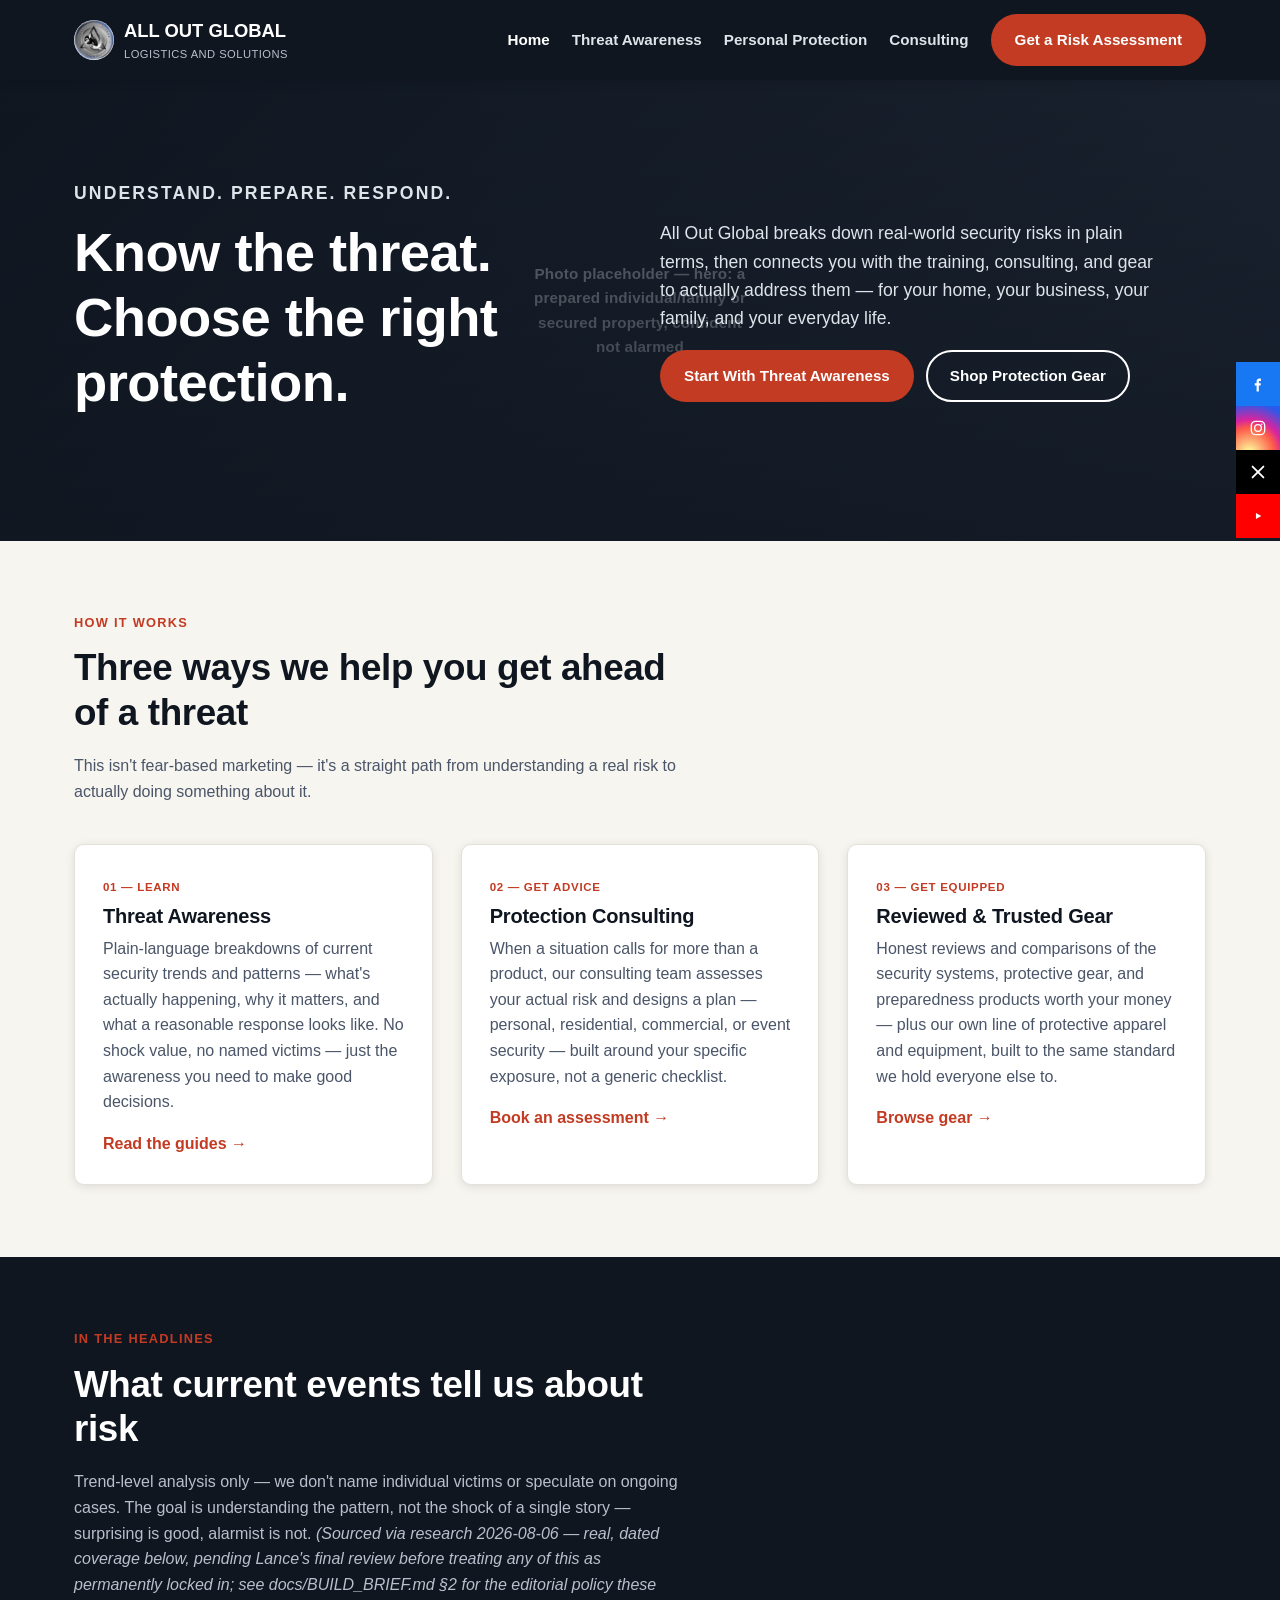
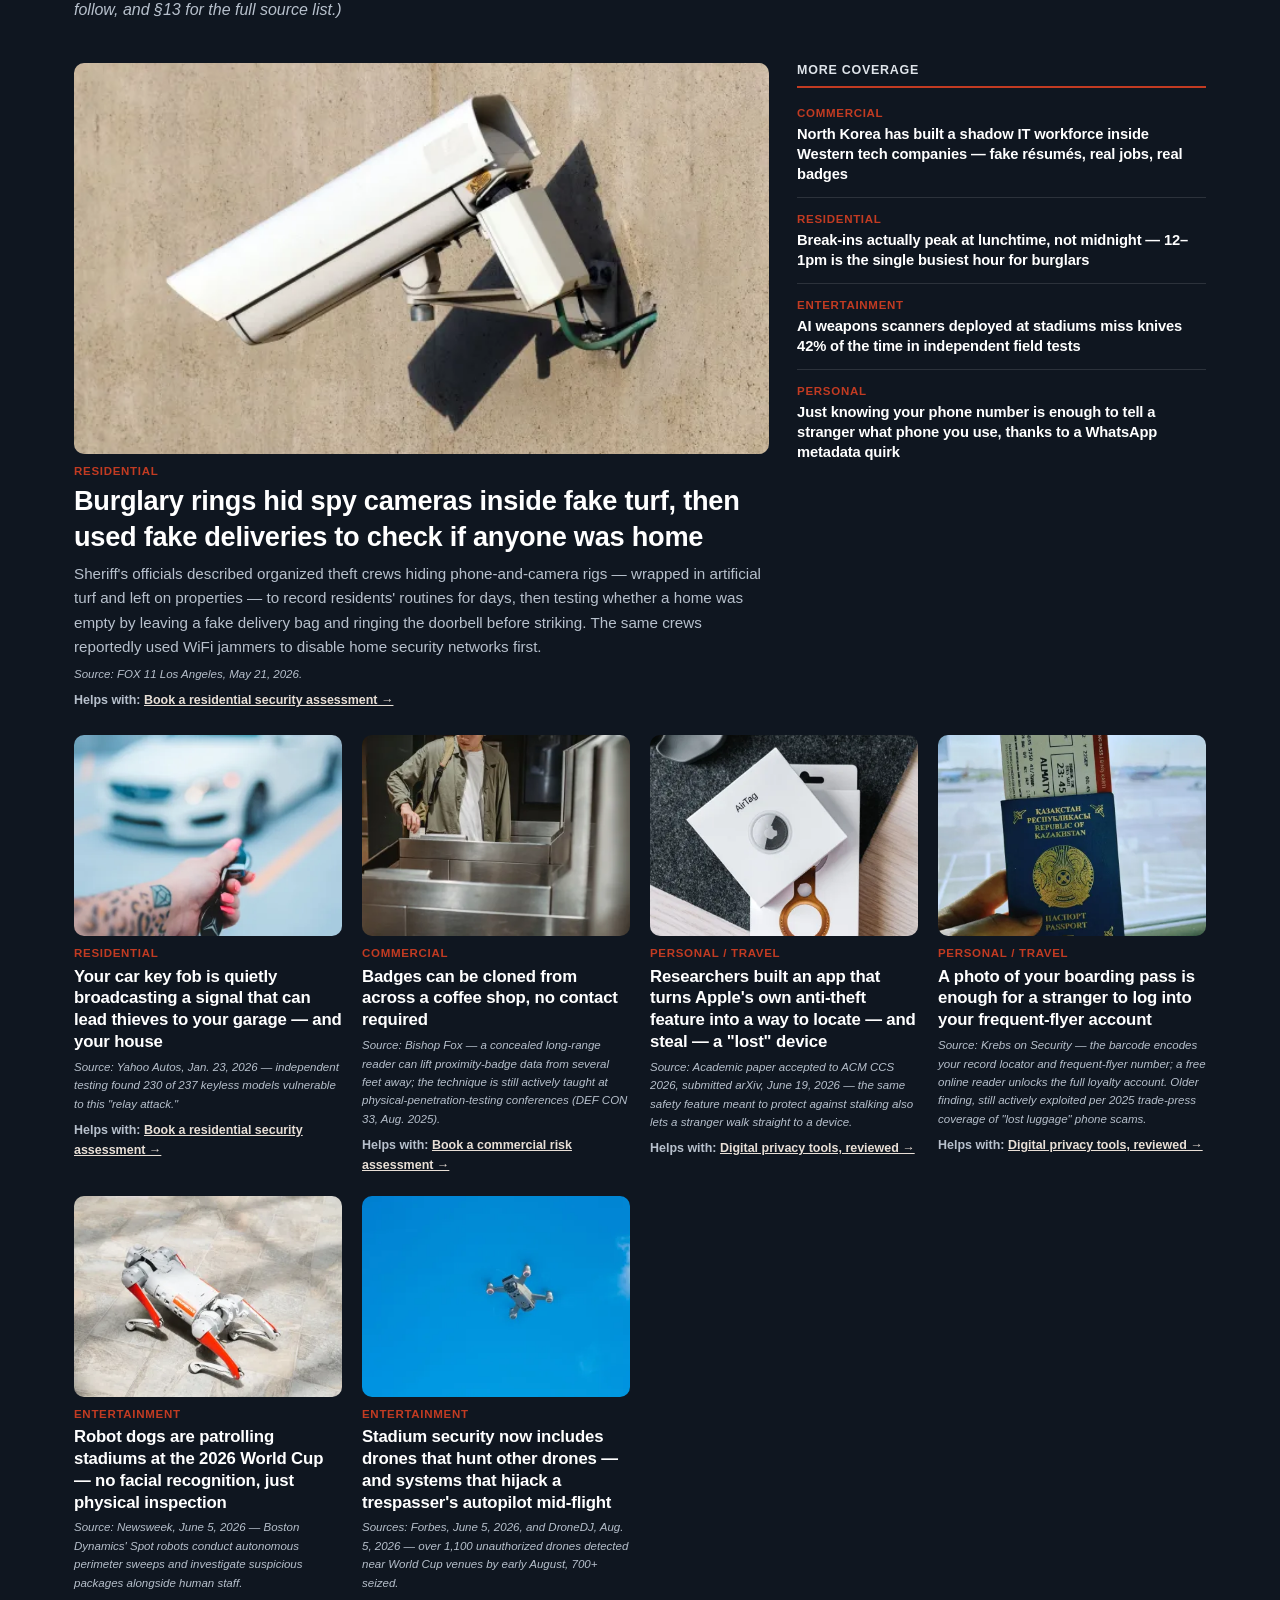
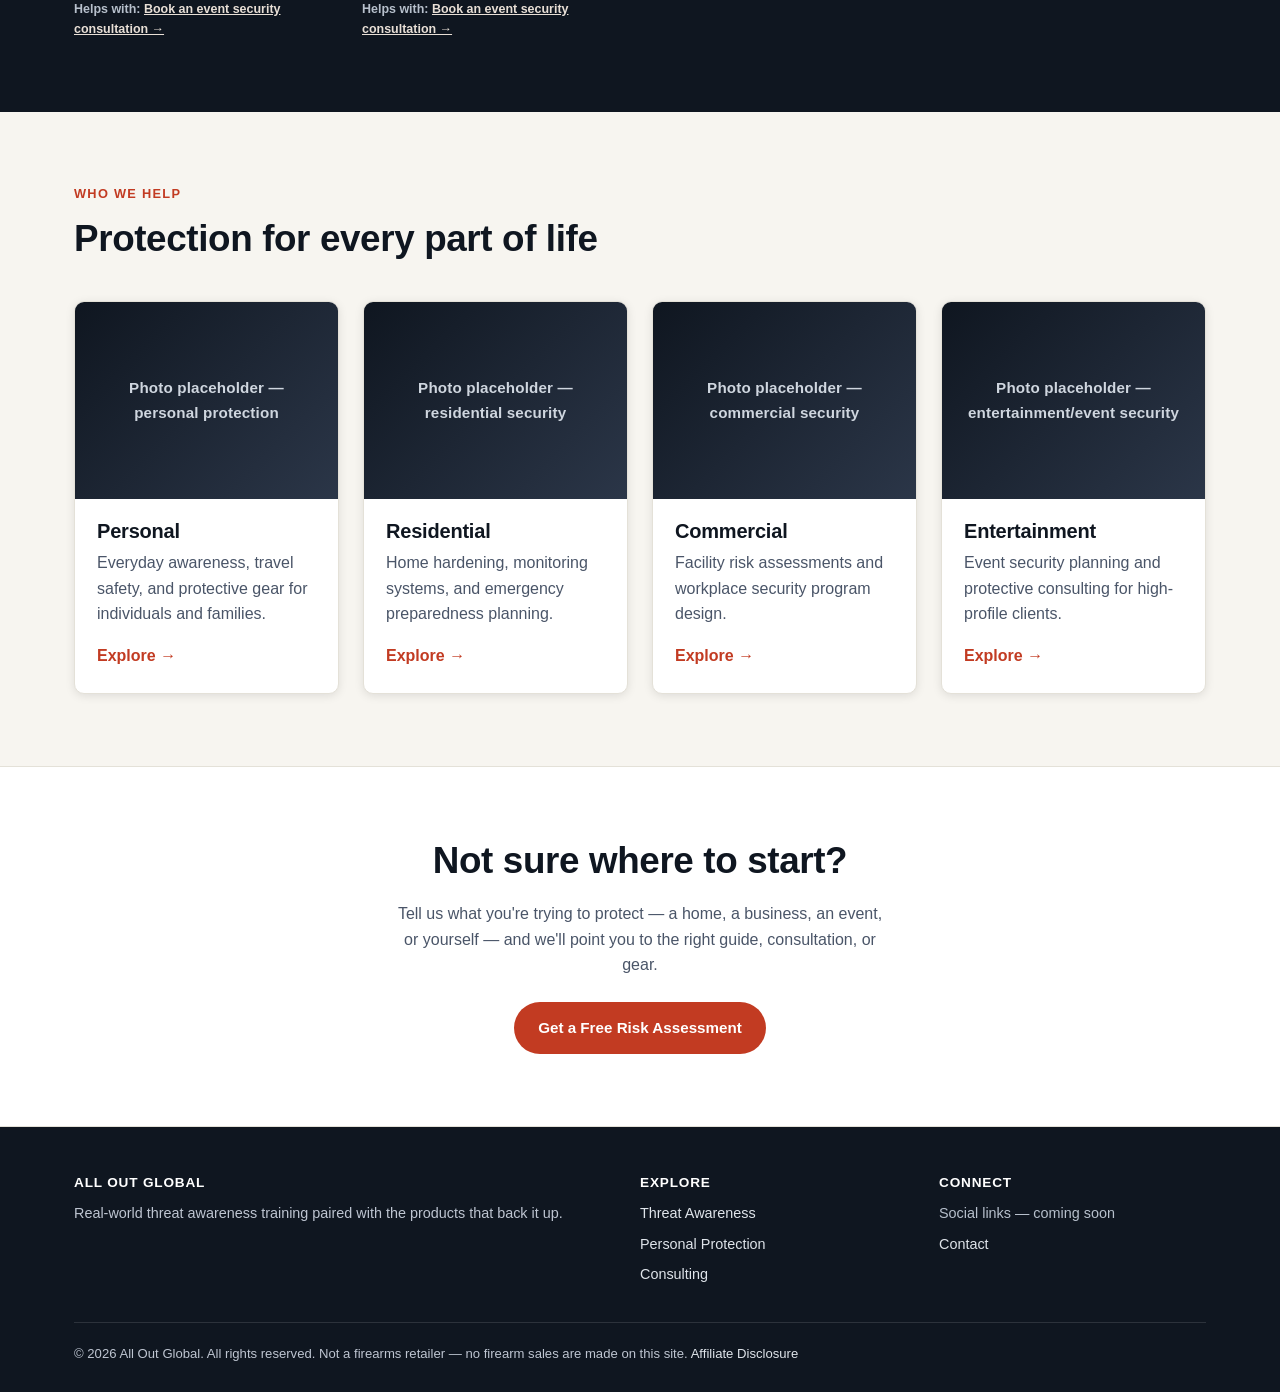
<file: index.html>
<!DOCTYPE html>
<html lang="en">
<head>
<meta charset="UTF-8">
<meta name="viewport" content="width=device-width, initial-scale=1.0">
<title>All Out Global — Threat Awareness, Consulting &amp; Protection Gear</title>
<meta name="description" content="Real-world threat awareness training paired with the products that back it up. Understand threats, get expert consulting, and shop trusted protection gear — for home, business, and everyday life.">
<link rel="canonical" href="https://lancewagner123.github.io/all-out-global/">
<meta name="theme-color" content="#0f1620">
<link rel="icon" href="img/logo-200w.webp" type="image/webp">
<link rel="icon" href="img/favicon.ico" sizes="any">
<link rel="apple-touch-icon" href="img/apple-touch-icon.png">
<link rel="stylesheet" href="assets/css/style.css">
</head>
<body>
<a class="skip-link" href="#main">Skip to content</a>

<!-- Social accounts not created yet (docs/BUILD_BRIEF.md §10 item 2) — placeholder hrefs. -->
<div class="social-sidebar">
  <a href="#" style="--brand:#1877F2" aria-label="Facebook"><svg viewBox="0 0 24 24" fill="currentColor" aria-hidden="true"><path d="M15.5 8.5H13.8c-.5 0-.8.3-.8 1v1.7h2.4l-.3 2.6h-2.1V21h-2.7v-7.2H8.1v-2.6h2.2V9.1c0-2.2 1.3-3.6 3.5-3.6h1.7v3z"/></svg></a>
  <a href="#" style="--brand:radial-gradient(circle at 30% 107%, #fdf497 0%, #fdf497 5%, #fd5949 45%, #d6249f 60%, #285aeb 90%)" aria-label="Instagram"><svg viewBox="0 0 24 24" fill="none" stroke="currentColor" stroke-width="1.6" aria-hidden="true"><rect x="4" y="4" width="16" height="16" rx="5"/><circle cx="12" cy="12" r="4"/><circle cx="16.6" cy="7.4" r="0.9" fill="currentColor" stroke="none"/></svg></a>
  <a href="#" style="--brand:#000000" aria-label="X (Twitter)"><svg viewBox="0 0 24 24" fill="none" stroke="currentColor" stroke-width="2.2" stroke-linecap="round" aria-hidden="true"><line x1="5.5" y1="5.5" x2="18.5" y2="18.5"/><line x1="18.5" y1="5.5" x2="5.5" y2="18.5"/></svg></a>
  <a href="#" style="--brand:#FF0000" aria-label="YouTube"><svg viewBox="0 0 24 24" fill="currentColor" aria-hidden="true"><path d="M9.5 8.3v7.4l6.5-3.7z"/></svg></a>
</div>

<header class="site-header">
  <div class="container">
    <a class="brand" href="index.html">
      <img src="img/logo-200w.webp" width="40" height="40" alt="All Out Global logo">
      <span>ALL OUT GLOBAL<small>Logistics and Solutions</small></span>
    </a>
    <button class="nav-toggle" aria-expanded="false" aria-label="Toggle menu">☰</button>
    <nav class="main-nav">
      <a href="index.html" aria-current="page">Home</a>
      <a href="threat-awareness.html">Threat Awareness</a>
      <a href="personal-protection.html">Personal Protection</a>
      <a href="contact.html">Consulting</a>
      <a class="btn btn-primary" href="contact.html">Get a Risk Assessment</a>
    </nav>
  </div>
</header>

<main id="main">

  <section class="hero" style="height:min(36vw,500px);min-height:340px;">
    <div class="ph-img" aria-hidden="true"><span>Photo placeholder — hero: a prepared individual/family or secured property, confident not alarmed</span></div>
    <div class="hero-content hero-content-split">
      <div class="hero-left">
        <p class="hero-eyebrow">Understand. Prepare. Respond.</p>
        <h1>Know the threat. Choose the right protection.</h1>
      </div>
      <div class="hero-right">
        <p>All Out Global breaks down real-world security risks in plain terms, then connects you
        with the training, consulting, and gear to actually address them — for your home, your
        business, your family, and your everyday life.</p>
        <div class="btn-row">
          <a class="btn btn-primary" href="threat-awareness.html">Start With Threat Awareness</a>
          <a class="btn btn-ghost" href="personal-protection.html">Shop Protection Gear</a>
        </div>
      </div>
    </div>
  </section>

  <section class="section">
    <div class="container">
      <div class="section-head">
        <p class="eyebrow">How it works</p>
        <h2>Three ways we help you get ahead of a threat</h2>
        <p>This isn't fear-based marketing — it's a straight path from understanding a real risk
        to actually doing something about it.</p>
      </div>
      <div class="grid-3">
        <div class="card">
          <p class="card-tag">01 — Learn</p>
          <h3>Threat Awareness</h3>
          <p>Plain-language breakdowns of current security trends and patterns — what's actually
          happening, why it matters, and what a reasonable response looks like. No shock value,
          no named victims — just the awareness you need to make good decisions.</p>
          <a class="tile-link" href="threat-awareness.html">Read the guides →</a>
        </div>
        <div class="card">
          <p class="card-tag">02 — Get Advice</p>
          <h3>Protection Consulting</h3>
          <p>When a situation calls for more than a product, our consulting team assesses your
          actual risk and designs a plan — personal, residential, commercial, or event security —
          built around your specific exposure, not a generic checklist.</p>
          <a class="tile-link" href="contact.html">Book an assessment →</a>
        </div>
        <div class="card">
          <p class="card-tag">03 — Get Equipped</p>
          <h3>Reviewed &amp; Trusted Gear</h3>
          <p>Honest reviews and comparisons of the security systems, protective gear, and
          preparedness products worth your money — plus our own line of protective apparel and
          equipment, built to the same standard we hold everyone else to.</p>
          <a class="tile-link" href="personal-protection.html">Browse gear →</a>
        </div>
      </div>
    </div>
  </section>

  <section class="section section-dark story-section">
    <div class="container">
      <div class="section-head">
        <p class="eyebrow">In the headlines</p>
        <h2>What current events tell us about risk</h2>
        <p>Trend-level analysis only — we don't name individual victims or speculate on ongoing
        cases. The goal is understanding the pattern, not the shock of a single story — surprising
        is good, alarmist is not.
        <em>(Sourced via research 2026-08-06 — real, dated coverage below, pending Lance's final
        review before treating any of this as permanently locked in; see docs/BUILD_BRIEF.md §2
        for the editorial policy these follow, and §13 for the full source list.)</em></p>
      </div>

      <div class="news-hero">
        <div class="story-card story-lead">
          <a class="story-card-link" href="threat-awareness.html">
            <div class="story-photo" style="--ar:16/9">
              <img src="assets/img/stories/residential-security-camera-600w.webp"
                   srcset="assets/img/stories/residential-security-camera-270w.webp 270w,
                           assets/img/stories/residential-security-camera-400w.webp 400w,
                           assets/img/stories/residential-security-camera-600w.webp 600w"
                   sizes="(max-width: 860px) 100vw, 63vw"
                   width="600" height="450" loading="lazy" decoding="async"
                   alt="A security camera mounted on an exterior wall">
            </div>
            <p class="story-kicker">Residential</p>
            <h3>Burglary rings hid spy cameras inside fake turf, then used fake deliveries to check if anyone was home</h3>
          </a>
          <p class="story-deck">Sheriff's officials described organized theft crews hiding
          phone-and-camera rigs — wrapped in artificial turf and left on properties — to record
          residents' routines for days, then testing whether a home was empty by leaving a fake
          delivery bag and ringing the doorbell before striking. The same crews reportedly used
          WiFi jammers to disable home security networks first.</p>
          <p class="story-meta">Source: <a href="https://www.foxla.com/news/california-high-tech-burglary-rings-arrests" target="_blank" rel="noopener noreferrer">FOX 11 Los Angeles</a>, May 21, 2026.</p>
          <p class="story-related">Helps with: <a href="contact.html">Book a residential security assessment →</a></p>
        </div>
        <div class="news-sidebar">
          <h4>More Coverage</h4>
          <a class="sidebar-story" href="threat-awareness.html">
            <p class="story-kicker">Commercial</p>
            <h4>North Korea has built a shadow IT workforce inside Western tech companies — fake résumés, real jobs, real badges</h4>
          </a>
          <a class="sidebar-story" href="threat-awareness.html">
            <p class="story-kicker">Residential</p>
            <h4>Break-ins actually peak at lunchtime, not midnight — 12–1pm is the single busiest hour for burglars</h4>
          </a>
          <a class="sidebar-story" href="threat-awareness.html">
            <p class="story-kicker">Entertainment</p>
            <h4>AI weapons scanners deployed at stadiums miss knives 42% of the time in independent field tests</h4>
          </a>
          <a class="sidebar-story" href="threat-awareness.html">
            <p class="story-kicker">Personal</p>
            <h4>Just knowing your phone number is enough to tell a stranger what phone you use, thanks to a WhatsApp metadata quirk</h4>
          </a>
        </div>
      </div>

      <div class="story-grid">
        <div class="story-card">
          <a class="story-card-link" href="threat-awareness.html">
            <div class="story-photo" style="--ar:4/3">
              <img src="assets/img/stories/residential-key-fob-400w.webp"
                   srcset="assets/img/stories/residential-key-fob-270w.webp 270w,
                           assets/img/stories/residential-key-fob-400w.webp 400w,
                           assets/img/stories/residential-key-fob-600w.webp 600w"
                   sizes="(max-width: 560px) 100vw, (max-width: 900px) 50vw, 25vw"
                   width="400" height="267" loading="lazy" decoding="async"
                   alt="A person using a keyless-entry fob to open a car">
            </div>
            <p class="story-kicker">Residential</p>
            <h3>Your car key fob is quietly broadcasting a signal that can lead thieves to your garage — and your house</h3>
          </a>
          <p class="story-meta">Source: <a href="https://autos.yahoo.com/safety-and-recalls/articles/car-key-fob-broadcasting-home-200553363.html" target="_blank" rel="noopener noreferrer">Yahoo Autos</a>, Jan. 23, 2026 — independent testing found 230 of 237 keyless models vulnerable to this "relay attack."</p>
          <p class="story-related">Helps with: <a href="contact.html">Book a residential security assessment →</a></p>
        </div>
        <div class="story-card">
          <a class="story-card-link" href="threat-awareness.html">
            <div class="story-photo" style="--ar:4/3">
              <img src="assets/img/stories/entertainment-badge-entry-400w.webp"
                   srcset="assets/img/stories/entertainment-badge-entry-270w.webp 270w,
                           assets/img/stories/entertainment-badge-entry-400w.webp 400w,
                           assets/img/stories/entertainment-badge-entry-600w.webp 600w"
                   sizes="(max-width: 560px) 100vw, (max-width: 900px) 50vw, 25vw"
                   width="400" height="267" loading="lazy" decoding="async"
                   alt="A person using a credential card to pass through an entry gate">
            </div>
            <p class="story-kicker">Commercial</p>
            <h3>Badges can be cloned from across a coffee shop, no contact required</h3>
          </a>
          <p class="story-meta">Source: <a href="https://bishopfox.com/blog/tastic-rfid-thief-silent-deadly" target="_blank" rel="noopener noreferrer">Bishop Fox</a> — a concealed long-range reader can lift proximity-badge data from several feet away; the technique is still actively taught at physical-penetration-testing conferences (DEF CON 33, Aug. 2025).</p>
          <p class="story-related">Helps with: <a href="contact.html">Book a commercial risk assessment →</a></p>
        </div>
        <div class="story-card">
          <a class="story-card-link" href="threat-awareness.html">
            <div class="story-photo" style="--ar:4/3">
              <img src="assets/img/stories/personal-airtag-tracker-400w.webp"
                   srcset="assets/img/stories/personal-airtag-tracker-270w.webp 270w,
                           assets/img/stories/personal-airtag-tracker-400w.webp 400w,
                           assets/img/stories/personal-airtag-tracker-600w.webp 600w"
                   sizes="(max-width: 560px) 100vw, (max-width: 900px) 50vw, 25vw"
                   width="400" height="267" loading="lazy" decoding="async"
                   alt="A Bluetooth tracking tag and its packaging">
            </div>
            <p class="story-kicker">Personal / Travel</p>
            <h3>Researchers built an app that turns Apple's own anti-theft feature into a way to locate — and steal — a "lost" device</h3>
          </a>
          <p class="story-meta">Source: Academic paper accepted to ACM CCS 2026, submitted <a href="https://arxiv.org/abs/2606.21067" target="_blank" rel="noopener noreferrer">arXiv</a>, June 19, 2026 — the same safety feature meant to protect against stalking also lets a stranger walk straight to a device.</p>
          <p class="story-related">Helps with: <a href="personal-protection.html#review-privacy">Digital privacy tools, reviewed →</a></p>
        </div>
        <div class="story-card">
          <a class="story-card-link" href="threat-awareness.html">
            <div class="story-photo" style="--ar:4/3">
              <img src="assets/img/stories/personal-boarding-pass-400w.webp"
                   srcset="assets/img/stories/personal-boarding-pass-270w.webp 270w,
                           assets/img/stories/personal-boarding-pass-400w.webp 400w,
                           assets/img/stories/personal-boarding-pass-600w.webp 600w"
                   sizes="(max-width: 560px) 100vw, (max-width: 900px) 50vw, 25vw"
                   width="400" height="267" loading="lazy" decoding="async"
                   alt="A passport and boarding pass at an airport">
            </div>
            <p class="story-kicker">Personal / Travel</p>
            <h3>A photo of your boarding pass is enough for a stranger to log into your frequent-flyer account</h3>
          </a>
          <p class="story-meta">Source: <a href="https://krebsonsecurity.com/2015/10/whats-in-a-boarding-pass-barcode-a-lot/" target="_blank" rel="noopener noreferrer">Krebs on Security</a> — the barcode encodes your record locator and frequent-flyer number; a free online reader unlocks the full loyalty account. Older finding, still actively exploited per 2025 trade-press coverage of "lost luggage" phone scams.</p>
          <p class="story-related">Helps with: <a href="personal-protection.html#review-privacy">Digital privacy tools, reviewed →</a></p>
        </div>
        <div class="story-card">
          <a class="story-card-link" href="threat-awareness.html">
            <div class="story-photo" style="--ar:4/3">
              <img src="assets/img/stories/entertainment-robot-dog-400w.webp"
                   srcset="assets/img/stories/entertainment-robot-dog-270w.webp 270w,
                           assets/img/stories/entertainment-robot-dog-400w.webp 400w,
                           assets/img/stories/entertainment-robot-dog-600w.webp 600w"
                   sizes="(max-width: 560px) 100vw, (max-width: 900px) 50vw, 25vw"
                   width="400" height="267" loading="lazy" decoding="async"
                   alt="A quadruped security robot outdoors">
            </div>
            <p class="story-kicker">Entertainment</p>
            <h3>Robot dogs are patrolling stadiums at the 2026 World Cup — no facial recognition, just physical inspection</h3>
          </a>
          <p class="story-meta">Source: <a href="https://www.newsweek.com/hyundais-robot-dogs-will-be-patrolling-the-fifa-world-cup-2026-12037758" target="_blank" rel="noopener noreferrer">Newsweek</a>, June 5, 2026 — Boston Dynamics' Spot robots conduct autonomous perimeter sweeps and investigate suspicious packages alongside human staff.</p>
          <p class="story-related">Helps with: <a href="contact.html">Book an event security consultation →</a></p>
        </div>
        <div class="story-card">
          <a class="story-card-link" href="threat-awareness.html">
            <div class="story-photo" style="--ar:4/3">
              <img src="assets/img/stories/entertainment-drone-400w.webp"
                   srcset="assets/img/stories/entertainment-drone-270w.webp 270w,
                           assets/img/stories/entertainment-drone-400w.webp 400w,
                           assets/img/stories/entertainment-drone-600w.webp 600w"
                   sizes="(max-width: 560px) 100vw, (max-width: 900px) 50vw, 25vw"
                   width="400" height="267" loading="lazy" decoding="async"
                   alt="A drone flying against a bright sky">
            </div>
            <p class="story-kicker">Entertainment</p>
            <h3>Stadium security now includes drones that hunt other drones — and systems that hijack a trespasser's autopilot mid-flight</h3>
          </a>
          <p class="story-meta">Sources: <a href="https://www.forbes.com/sites/sofiachierchio/2026/06/05/the-365-million-race-to-drone-proof-the-world-cup/" target="_blank" rel="noopener noreferrer">Forbes</a>, June 5, 2026, and <a href="https://dronedj.com/2026/08/05/fifa-drone-pilot-court-fine/" target="_blank" rel="noopener noreferrer">DroneDJ</a>, Aug. 5, 2026 — over 1,100 unauthorized drones detected near World Cup venues by early August, 700+ seized.</p>
          <p class="story-related">Helps with: <a href="contact.html">Book an event security consultation →</a></p>
        </div>
      </div>
    </div>
  </section>

  <section class="section">
    <div class="container">
      <div class="section-head">
        <p class="eyebrow">Who we help</p>
        <h2>Protection for every part of life</h2>
      </div>
      <div class="grid-4">
        <div class="tile">
          <div class="ph-img" style="--ar:4/3" aria-hidden="true"><span>Photo placeholder — personal protection</span></div>
          <div class="tile-body">
            <h3>Personal</h3>
            <p>Everyday awareness, travel safety, and protective gear for individuals and families.</p>
            <a class="tile-link" href="personal-protection.html">Explore →</a>
          </div>
        </div>
        <div class="tile">
          <div class="ph-img" style="--ar:4/3" aria-hidden="true"><span>Photo placeholder — residential security</span></div>
          <div class="tile-body">
            <h3>Residential</h3>
            <p>Home hardening, monitoring systems, and emergency preparedness planning.</p>
            <a class="tile-link" href="contact.html">Explore →</a>
          </div>
        </div>
        <div class="tile">
          <div class="ph-img" style="--ar:4/3" aria-hidden="true"><span>Photo placeholder — commercial security</span></div>
          <div class="tile-body">
            <h3>Commercial</h3>
            <p>Facility risk assessments and workplace security program design.</p>
            <a class="tile-link" href="contact.html">Explore →</a>
          </div>
        </div>
        <div class="tile">
          <div class="ph-img" style="--ar:4/3" aria-hidden="true"><span>Photo placeholder — entertainment/event security</span></div>
          <div class="tile-body">
            <h3>Entertainment</h3>
            <p>Event security planning and protective consulting for high-profile clients.</p>
            <a class="tile-link" href="contact.html">Explore →</a>
          </div>
        </div>
      </div>
    </div>
  </section>

  <section class="section section-alt">
    <div class="container" style="text-align:center;">
      <h2>Not sure where to start?</h2>
      <p style="max-width:56ch;margin:0 auto 1.5em;">Tell us what you're trying to protect — a
      home, a business, an event, or yourself — and we'll point you to the right guide,
      consultation, or gear.</p>
      <a class="btn btn-primary" href="contact.html">Get a Free Risk Assessment</a>
    </div>
  </section>

</main>

<footer class="site-footer">
  <div class="container">
    <div class="footer-grid">
      <div>
        <h4>All Out Global</h4>
        <p>Real-world threat awareness training paired with the products that back it up.</p>
      </div>
      <div>
        <h4>Explore</h4>
        <ul>
          <li><a href="threat-awareness.html">Threat Awareness</a></li>
          <li><a href="personal-protection.html">Personal Protection</a></li>
          <li><a href="contact.html">Consulting</a></li>
        </ul>
      </div>
      <div>
        <h4>Connect</h4>
        <!-- Social accounts not created yet — docs/BUILD_BRIEF.md §10 item 2. Placeholder links, not real. -->
        <ul>
          <li>Social links — coming soon</li>
          <li><a href="contact.html">Contact</a></li>
        </ul>
      </div>
    </div>
    <div class="footer-bottom">
      <p>&copy; <span class="year"></span> All Out Global. All rights reserved. Not a firearms
      retailer — no firearm sales are made on this site. <a href="disclosure.html">Affiliate Disclosure</a></p>
    </div>
  </div>
</footer>

<script src="assets/js/main.js"></script>
</body>
</html>
</file>
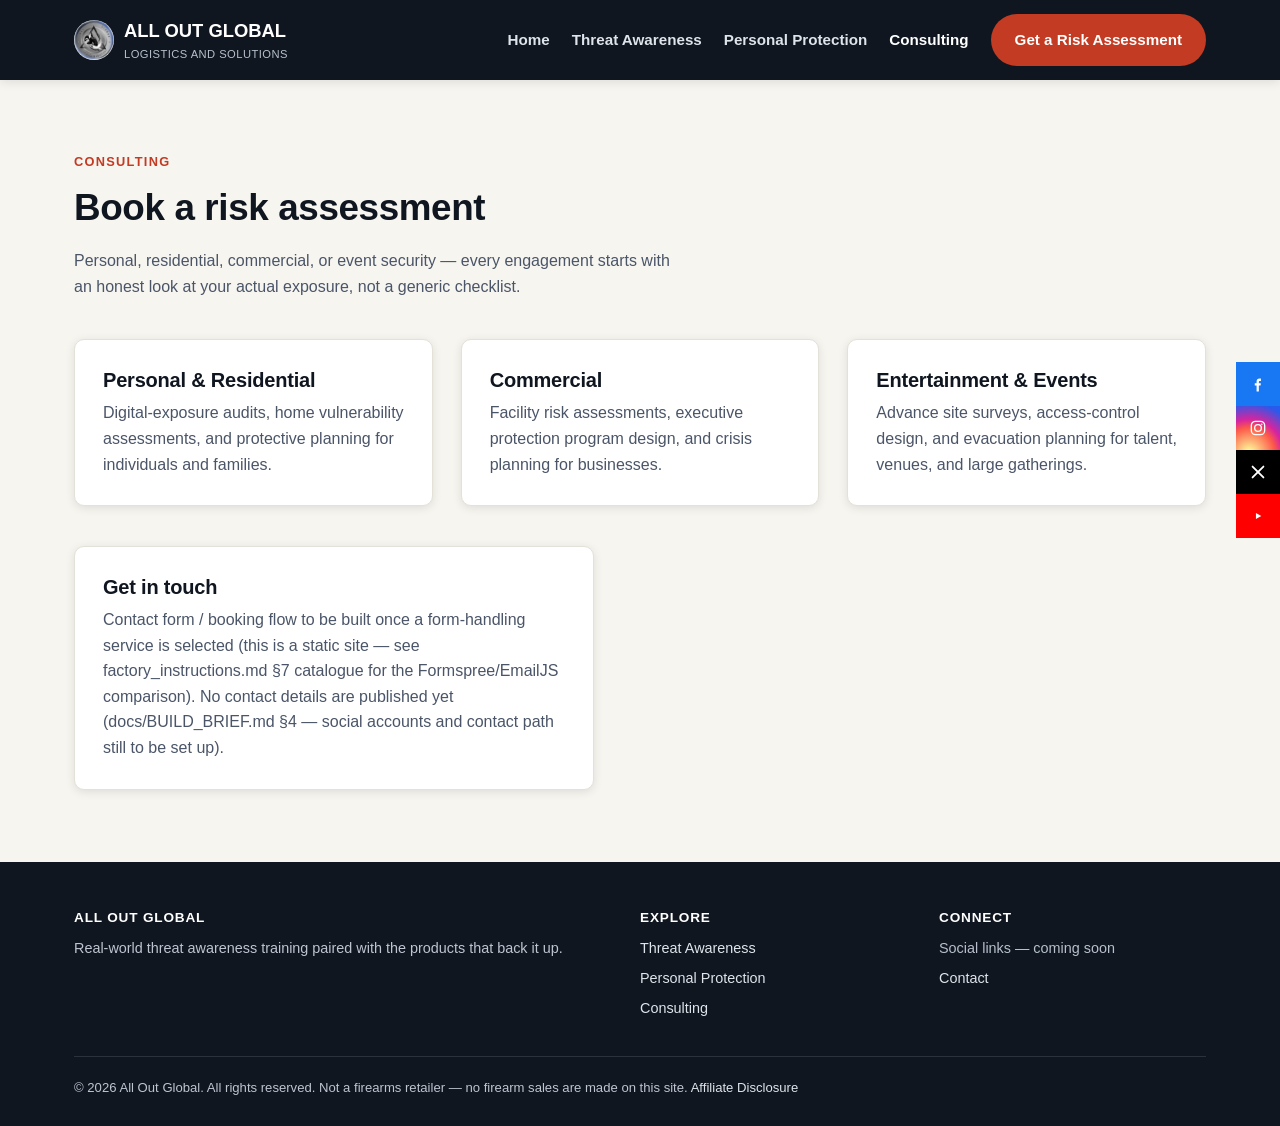
<file: contact.html>
<!DOCTYPE html>
<html lang="en">
<head>
<meta charset="UTF-8">
<meta name="viewport" content="width=device-width, initial-scale=1.0">
<title>Consulting &amp; Contact — All Out Global</title>
<meta name="description" content="Book a personal, residential, commercial, or event security risk assessment with All Out Global, or get in touch with questions.">
<link rel="canonical" href="https://lancewagner123.github.io/all-out-global/contact.html">
<meta name="theme-color" content="#0f1620">
<link rel="icon" href="img/logo-200w.webp" type="image/webp">
<link rel="icon" href="img/favicon.ico" sizes="any">
<link rel="apple-touch-icon" href="img/apple-touch-icon.png">
<link rel="stylesheet" href="assets/css/style.css">
</head>
<body>
<a class="skip-link" href="#main">Skip to content</a>

<!-- Social accounts not created yet (docs/BUILD_BRIEF.md §10 item 2) — placeholder hrefs. -->
<div class="social-sidebar">
  <a href="#" style="--brand:#1877F2" aria-label="Facebook"><svg viewBox="0 0 24 24" fill="currentColor" aria-hidden="true"><path d="M15.5 8.5H13.8c-.5 0-.8.3-.8 1v1.7h2.4l-.3 2.6h-2.1V21h-2.7v-7.2H8.1v-2.6h2.2V9.1c0-2.2 1.3-3.6 3.5-3.6h1.7v3z"/></svg></a>
  <a href="#" style="--brand:radial-gradient(circle at 30% 107%, #fdf497 0%, #fdf497 5%, #fd5949 45%, #d6249f 60%, #285aeb 90%)" aria-label="Instagram"><svg viewBox="0 0 24 24" fill="none" stroke="currentColor" stroke-width="1.6" aria-hidden="true"><rect x="4" y="4" width="16" height="16" rx="5"/><circle cx="12" cy="12" r="4"/><circle cx="16.6" cy="7.4" r="0.9" fill="currentColor" stroke="none"/></svg></a>
  <a href="#" style="--brand:#000000" aria-label="X (Twitter)"><svg viewBox="0 0 24 24" fill="none" stroke="currentColor" stroke-width="2.2" stroke-linecap="round" aria-hidden="true"><line x1="5.5" y1="5.5" x2="18.5" y2="18.5"/><line x1="18.5" y1="5.5" x2="5.5" y2="18.5"/></svg></a>
  <a href="#" style="--brand:#FF0000" aria-label="YouTube"><svg viewBox="0 0 24 24" fill="currentColor" aria-hidden="true"><path d="M9.5 8.3v7.4l6.5-3.7z"/></svg></a>
</div>

<header class="site-header">
  <div class="container">
    <a class="brand" href="index.html">
      <img src="img/logo-200w.webp" width="40" height="40" alt="All Out Global logo">
      <span>ALL OUT GLOBAL<small>Logistics and Solutions</small></span>
    </a>
    <button class="nav-toggle" aria-expanded="false" aria-label="Toggle menu">☰</button>
    <nav class="main-nav">
      <a href="index.html">Home</a>
      <a href="threat-awareness.html">Threat Awareness</a>
      <a href="personal-protection.html">Personal Protection</a>
      <a href="contact.html" aria-current="page">Consulting</a>
      <a class="btn btn-primary" href="contact.html">Get a Risk Assessment</a>
    </nav>
  </div>
</header>

<main id="main">

  <section class="section">
    <div class="container">
      <div class="section-head">
        <p class="eyebrow">Consulting</p>
        <h2>Book a risk assessment</h2>
        <p>Personal, residential, commercial, or event security — every engagement starts with
        an honest look at your actual exposure, not a generic checklist.</p>
      </div>

      <div class="grid-3">
        <div class="card">
          <h3>Personal &amp; Residential</h3>
          <p>Digital-exposure audits, home vulnerability assessments, and protective planning for
          individuals and families.</p>
        </div>
        <div class="card">
          <h3>Commercial</h3>
          <p>Facility risk assessments, executive protection program design, and crisis planning
          for businesses.</p>
        </div>
        <div class="card">
          <h3>Entertainment &amp; Events</h3>
          <p>Advance site surveys, access-control design, and evacuation planning for talent,
          venues, and large gatherings.</p>
        </div>
      </div>

      <div class="card" style="margin-top:2.5em;max-width:520px;">
        <h3>Get in touch</h3>
        <p>Contact form / booking flow to be built once a form-handling service is selected (this
        is a static site — see factory_instructions.md §7 catalogue for the Formspree/EmailJS
        comparison). No contact details are published yet (docs/BUILD_BRIEF.md §4 — social
        accounts and contact path still to be set up).</p>
      </div>
    </div>
  </section>

</main>

<footer class="site-footer">
  <div class="container">
    <div class="footer-grid">
      <div>
        <h4>All Out Global</h4>
        <p>Real-world threat awareness training paired with the products that back it up.</p>
      </div>
      <div>
        <h4>Explore</h4>
        <ul>
          <li><a href="threat-awareness.html">Threat Awareness</a></li>
          <li><a href="personal-protection.html">Personal Protection</a></li>
          <li><a href="contact.html">Consulting</a></li>
        </ul>
      </div>
      <div>
        <h4>Connect</h4>
        <ul>
          <li>Social links — coming soon</li>
          <li><a href="contact.html">Contact</a></li>
        </ul>
      </div>
    </div>
    <div class="footer-bottom">
      <p>&copy; <span class="year"></span> All Out Global. All rights reserved. Not a firearms
      retailer — no firearm sales are made on this site. <a href="disclosure.html">Affiliate Disclosure</a></p>
    </div>
  </div>
</footer>

<script src="assets/js/main.js"></script>
</body>
</html>
</file>
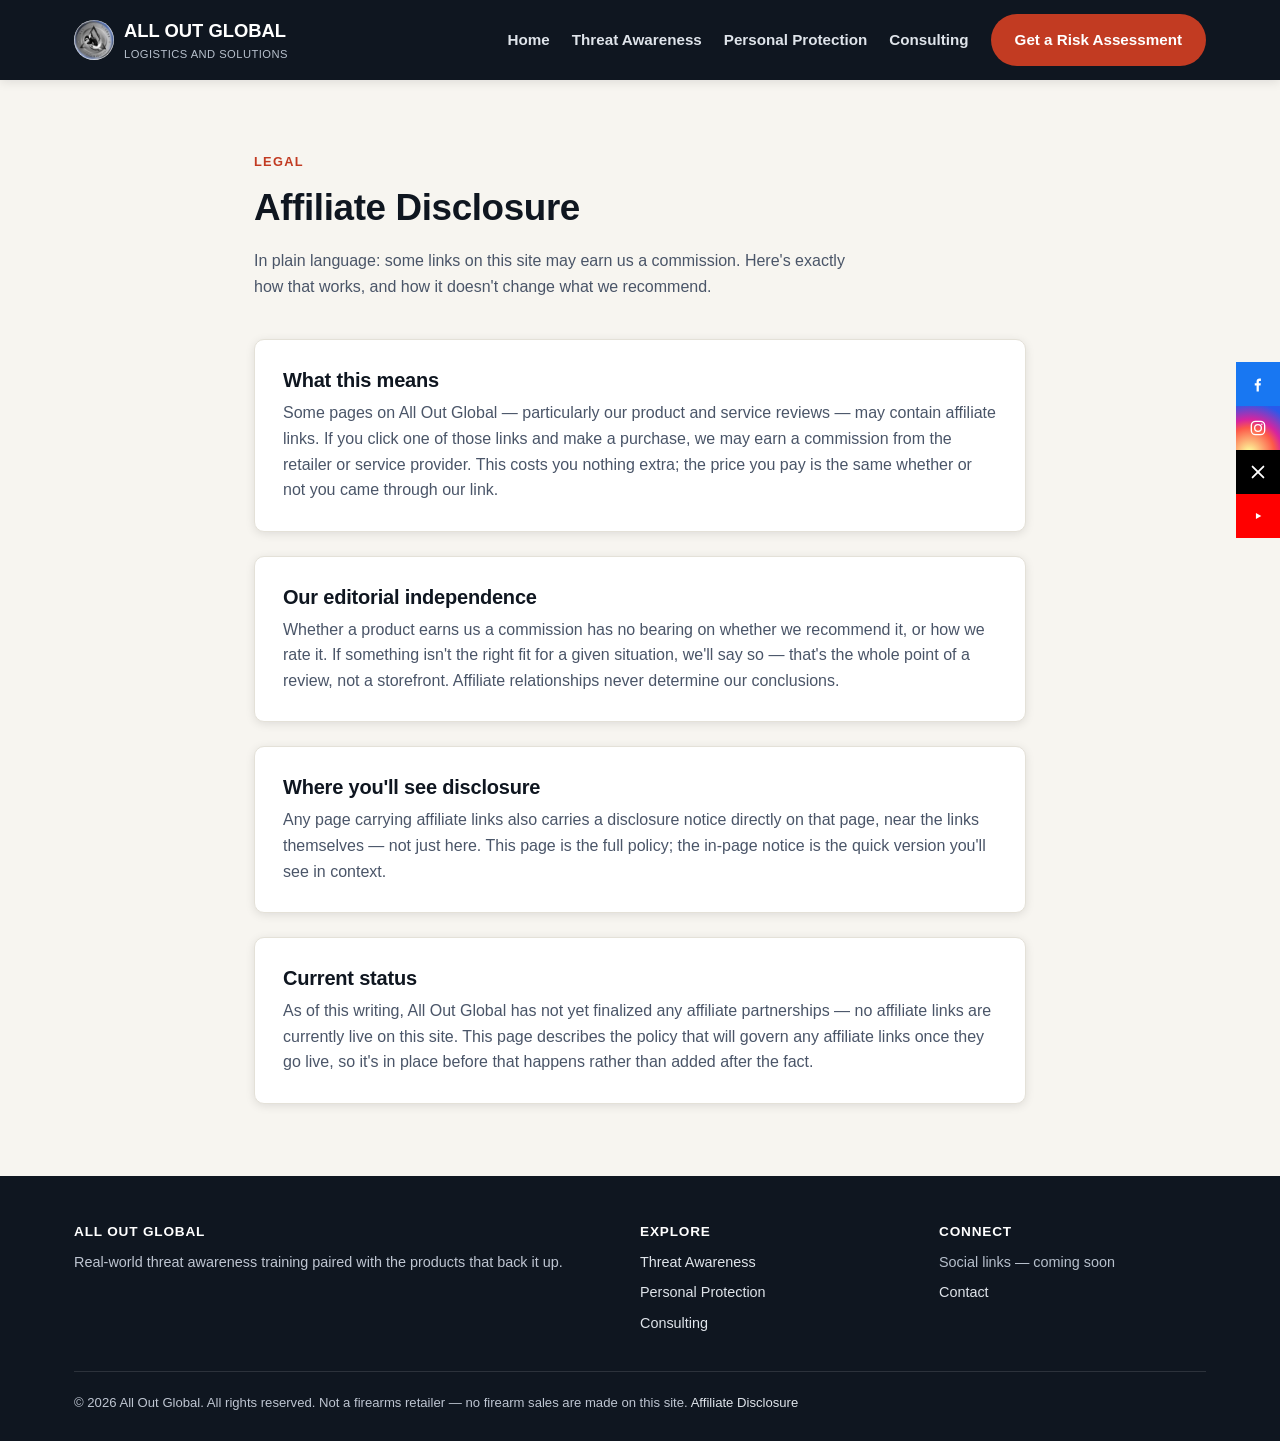
<file: disclosure.html>
<!DOCTYPE html>
<html lang="en">
<head>
<meta charset="UTF-8">
<meta name="viewport" content="width=device-width, initial-scale=1.0">
<title>Affiliate Disclosure — All Out Global</title>
<meta name="description" content="How All Out Global uses affiliate links, what that means for you, and how it does or doesn't affect our reviews and recommendations.">
<link rel="canonical" href="https://lancewagner123.github.io/all-out-global/disclosure.html">
<meta name="theme-color" content="#0f1620">
<link rel="icon" href="img/logo-200w.webp" type="image/webp">
<link rel="icon" href="img/favicon.ico" sizes="any">
<link rel="apple-touch-icon" href="img/apple-touch-icon.png">
<link rel="stylesheet" href="assets/css/style.css">
</head>
<body>
<a class="skip-link" href="#main">Skip to content</a>

<!-- Social accounts not created yet (docs/BUILD_BRIEF.md §10 item 2) — placeholder hrefs. -->
<div class="social-sidebar">
  <a href="#" style="--brand:#1877F2" aria-label="Facebook"><svg viewBox="0 0 24 24" fill="currentColor" aria-hidden="true"><path d="M15.5 8.5H13.8c-.5 0-.8.3-.8 1v1.7h2.4l-.3 2.6h-2.1V21h-2.7v-7.2H8.1v-2.6h2.2V9.1c0-2.2 1.3-3.6 3.5-3.6h1.7v3z"/></svg></a>
  <a href="#" style="--brand:radial-gradient(circle at 30% 107%, #fdf497 0%, #fdf497 5%, #fd5949 45%, #d6249f 60%, #285aeb 90%)" aria-label="Instagram"><svg viewBox="0 0 24 24" fill="none" stroke="currentColor" stroke-width="1.6" aria-hidden="true"><rect x="4" y="4" width="16" height="16" rx="5"/><circle cx="12" cy="12" r="4"/><circle cx="16.6" cy="7.4" r="0.9" fill="currentColor" stroke="none"/></svg></a>
  <a href="#" style="--brand:#000000" aria-label="X (Twitter)"><svg viewBox="0 0 24 24" fill="none" stroke="currentColor" stroke-width="2.2" stroke-linecap="round" aria-hidden="true"><line x1="5.5" y1="5.5" x2="18.5" y2="18.5"/><line x1="18.5" y1="5.5" x2="5.5" y2="18.5"/></svg></a>
  <a href="#" style="--brand:#FF0000" aria-label="YouTube"><svg viewBox="0 0 24 24" fill="currentColor" aria-hidden="true"><path d="M9.5 8.3v7.4l6.5-3.7z"/></svg></a>
</div>

<header class="site-header">
  <div class="container">
    <a class="brand" href="index.html">
      <img src="img/logo-200w.webp" width="40" height="40" alt="All Out Global logo">
      <span>ALL OUT GLOBAL<small>Logistics and Solutions</small></span>
    </a>
    <button class="nav-toggle" aria-expanded="false" aria-label="Toggle menu">☰</button>
    <nav class="main-nav">
      <a href="index.html">Home</a>
      <a href="threat-awareness.html">Threat Awareness</a>
      <a href="personal-protection.html">Personal Protection</a>
      <a href="contact.html">Consulting</a>
      <a class="btn btn-primary" href="contact.html">Get a Risk Assessment</a>
    </nav>
  </div>
</header>

<main id="main">

  <section class="section">
    <div class="container" style="max-width:820px;">
      <div class="section-head">
        <p class="eyebrow">Legal</p>
        <h2>Affiliate Disclosure</h2>
        <p>In plain language: some links on this site may earn us a commission. Here's exactly how that works, and how it doesn't change what we recommend.</p>
      </div>

      <div class="card" style="margin-bottom:1.5em;">
        <h3>What this means</h3>
        <p>Some pages on All Out Global — particularly our product and service reviews — may
        contain affiliate links. If you click one of those links and make a purchase, we may earn
        a commission from the retailer or service provider. This costs you nothing extra; the
        price you pay is the same whether or not you came through our link.</p>
      </div>

      <div class="card" style="margin-bottom:1.5em;">
        <h3>Our editorial independence</h3>
        <p>Whether a product earns us a commission has no bearing on whether we recommend it, or
        how we rate it. If something isn't the right fit for a given situation, we'll say so —
        that's the whole point of a review, not a storefront. Affiliate relationships never
        determine our conclusions.</p>
      </div>

      <div class="card" style="margin-bottom:1.5em;">
        <h3>Where you'll see disclosure</h3>
        <p>Any page carrying affiliate links also carries a disclosure notice directly on that
        page, near the links themselves — not just here. This page is the full policy; the
        in-page notice is the quick version you'll see in context.</p>
      </div>

      <div class="card">
        <h3>Current status</h3>
        <p>As of this writing, All Out Global has not yet finalized any affiliate partnerships —
        no affiliate links are currently live on this site. This page describes the policy that
        will govern any affiliate links once they go live, so it's in place before that happens
        rather than added after the fact.</p>
      </div>
    </div>
  </section>

</main>

<footer class="site-footer">
  <div class="container">
    <div class="footer-grid">
      <div>
        <h4>All Out Global</h4>
        <p>Real-world threat awareness training paired with the products that back it up.</p>
      </div>
      <div>
        <h4>Explore</h4>
        <ul>
          <li><a href="threat-awareness.html">Threat Awareness</a></li>
          <li><a href="personal-protection.html">Personal Protection</a></li>
          <li><a href="contact.html">Consulting</a></li>
        </ul>
      </div>
      <div>
        <h4>Connect</h4>
        <ul>
          <li>Social links — coming soon</li>
          <li><a href="contact.html">Contact</a></li>
        </ul>
      </div>
    </div>
    <div class="footer-bottom">
      <p>&copy; <span class="year"></span> All Out Global. All rights reserved. Not a firearms
      retailer — no firearm sales are made on this site. <a href="disclosure.html">Affiliate Disclosure</a></p>
    </div>
  </div>
</footer>

<script src="assets/js/main.js"></script>
</body>
</html>
</file>
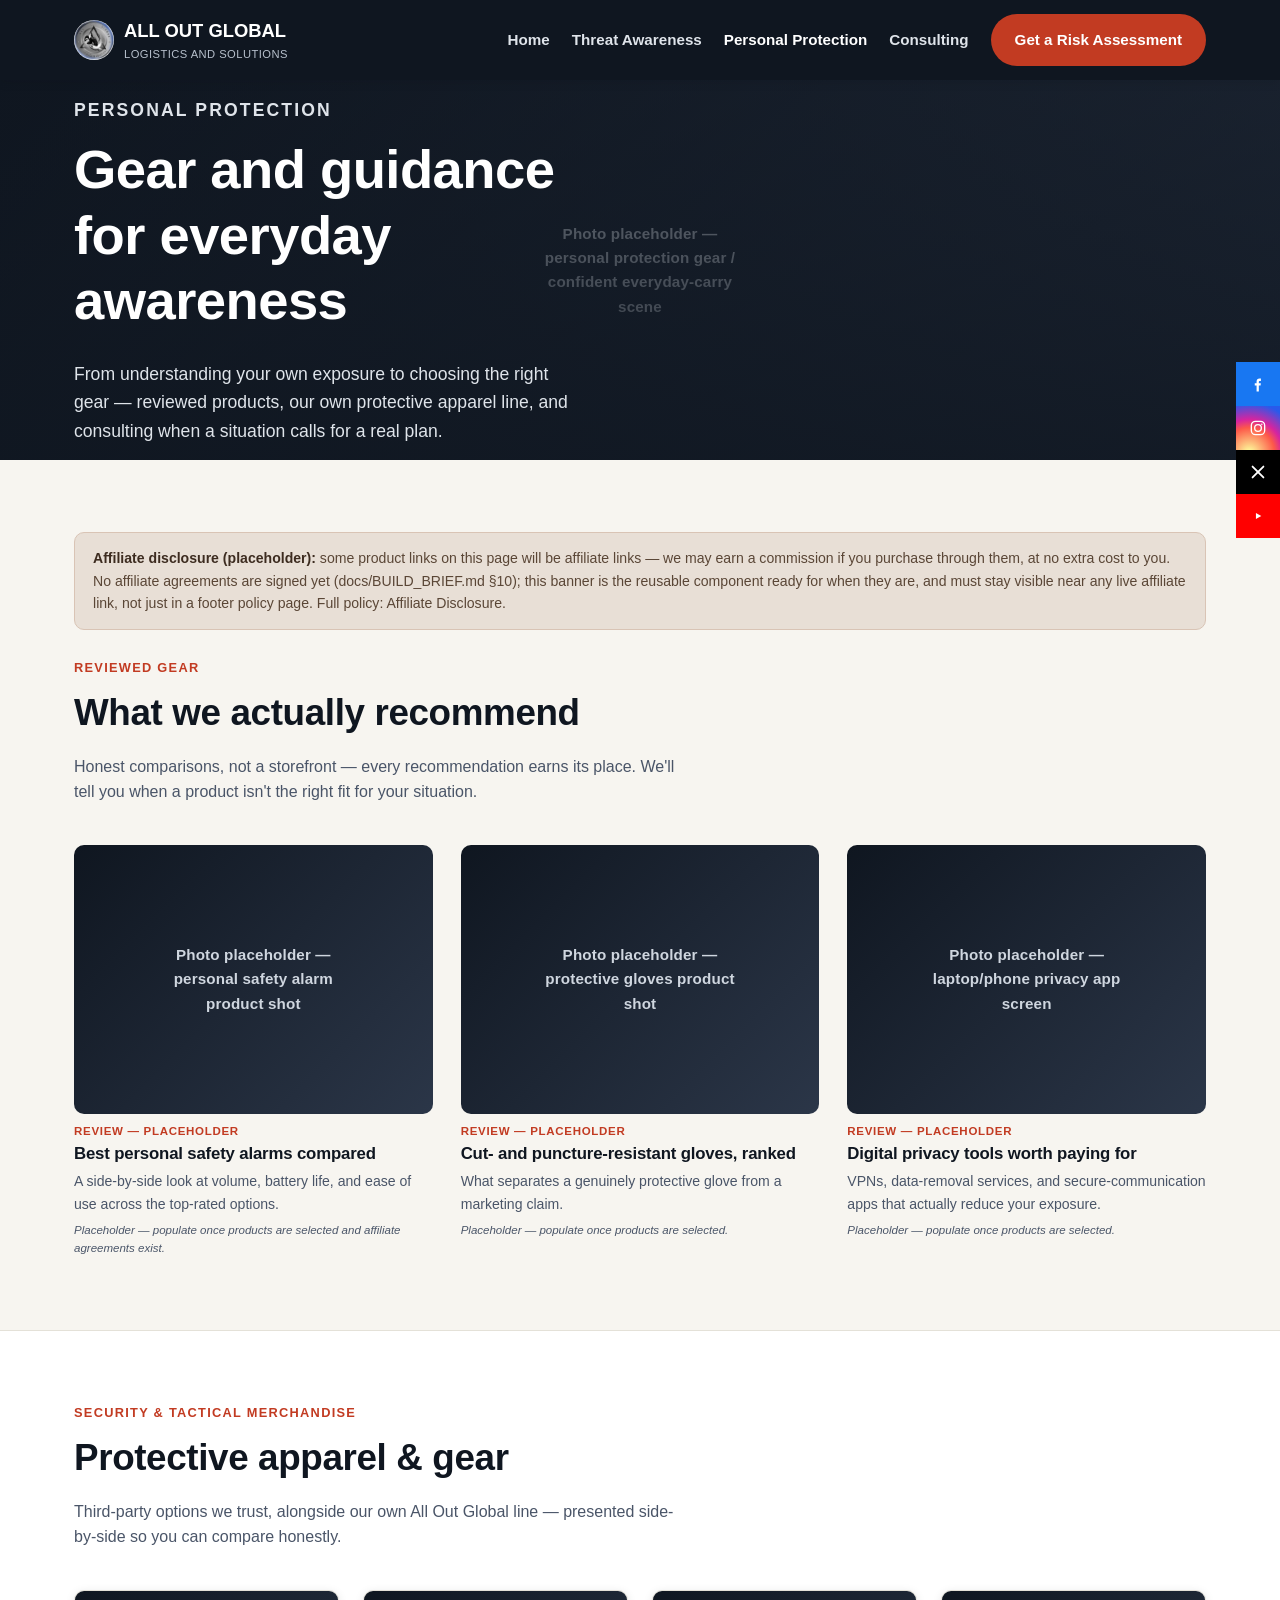
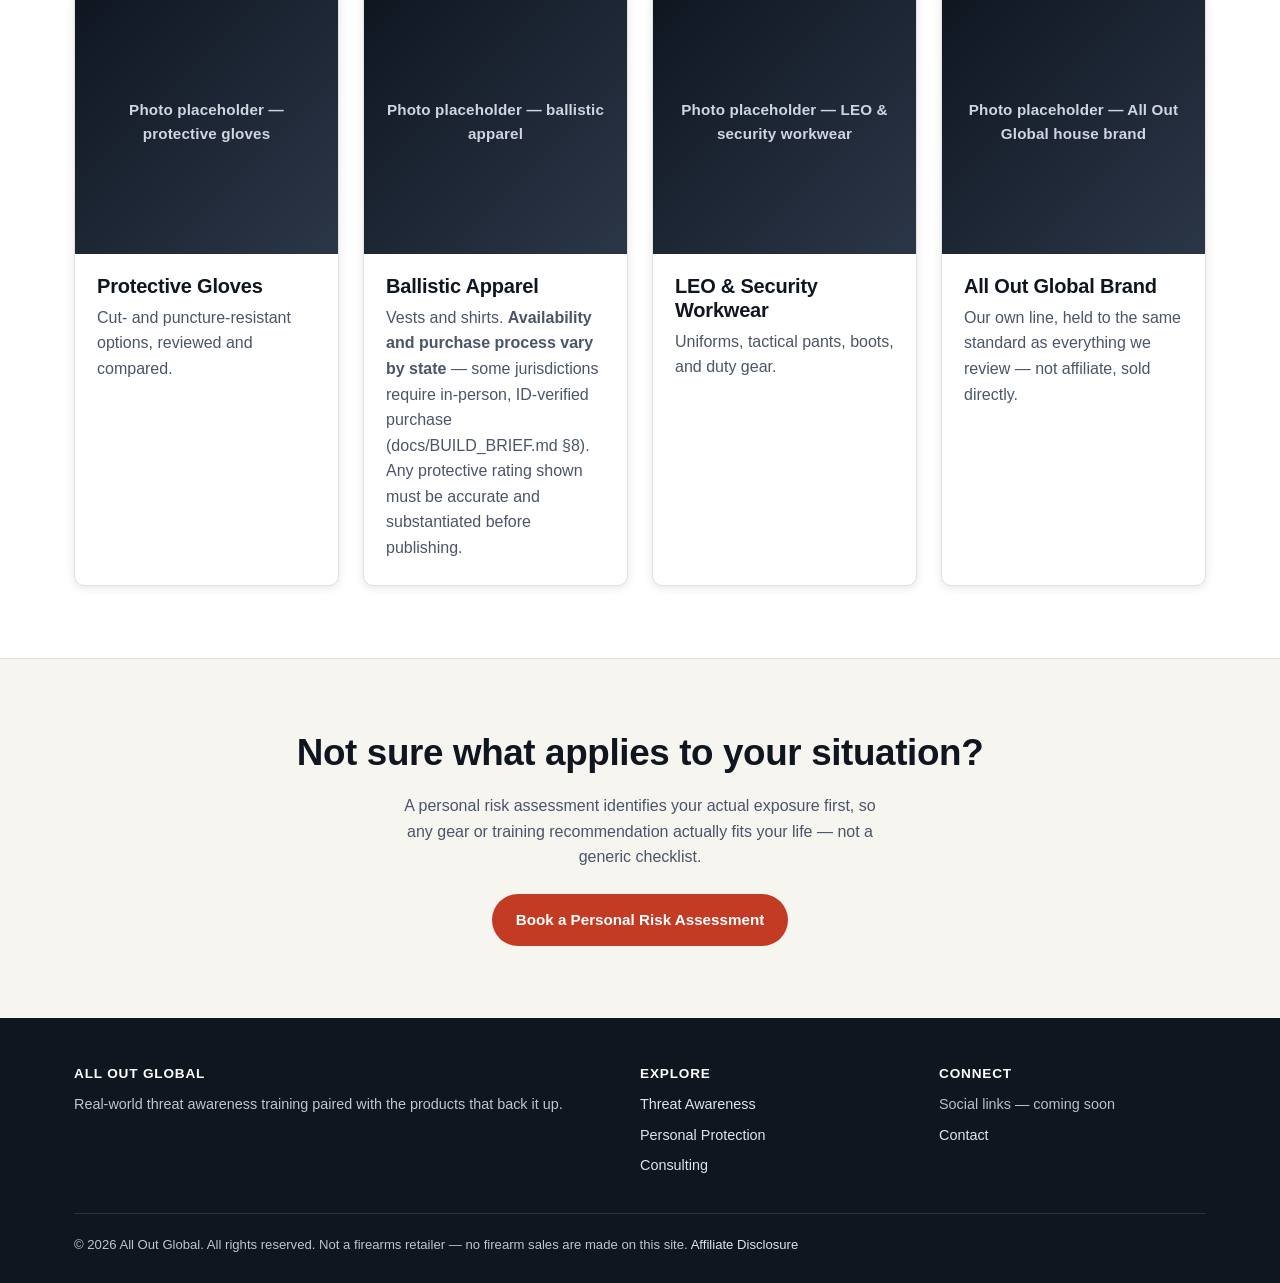
<file: personal-protection.html>
<!DOCTYPE html>
<html lang="en">
<head>
<meta charset="UTF-8">
<meta name="viewport" content="width=device-width, initial-scale=1.0">
<title>Personal Protection — All Out Global</title>
<meta name="description" content="Reviewed personal-security gear, protective apparel, and our own All Out Global merchandise line — plus personal risk assessments and consulting.">
<link rel="canonical" href="https://lancewagner123.github.io/all-out-global/personal-protection.html">
<meta name="theme-color" content="#0f1620">
<link rel="icon" href="img/logo-200w.webp" type="image/webp">
<link rel="icon" href="img/favicon.ico" sizes="any">
<link rel="apple-touch-icon" href="img/apple-touch-icon.png">
<link rel="stylesheet" href="assets/css/style.css">
</head>
<body>
<a class="skip-link" href="#main">Skip to content</a>

<!-- Social accounts not created yet (docs/BUILD_BRIEF.md §10 item 2) — placeholder hrefs. -->
<div class="social-sidebar">
  <a href="#" style="--brand:#1877F2" aria-label="Facebook"><svg viewBox="0 0 24 24" fill="currentColor" aria-hidden="true"><path d="M15.5 8.5H13.8c-.5 0-.8.3-.8 1v1.7h2.4l-.3 2.6h-2.1V21h-2.7v-7.2H8.1v-2.6h2.2V9.1c0-2.2 1.3-3.6 3.5-3.6h1.7v3z"/></svg></a>
  <a href="#" style="--brand:radial-gradient(circle at 30% 107%, #fdf497 0%, #fdf497 5%, #fd5949 45%, #d6249f 60%, #285aeb 90%)" aria-label="Instagram"><svg viewBox="0 0 24 24" fill="none" stroke="currentColor" stroke-width="1.6" aria-hidden="true"><rect x="4" y="4" width="16" height="16" rx="5"/><circle cx="12" cy="12" r="4"/><circle cx="16.6" cy="7.4" r="0.9" fill="currentColor" stroke="none"/></svg></a>
  <a href="#" style="--brand:#000000" aria-label="X (Twitter)"><svg viewBox="0 0 24 24" fill="none" stroke="currentColor" stroke-width="2.2" stroke-linecap="round" aria-hidden="true"><line x1="5.5" y1="5.5" x2="18.5" y2="18.5"/><line x1="18.5" y1="5.5" x2="5.5" y2="18.5"/></svg></a>
  <a href="#" style="--brand:#FF0000" aria-label="YouTube"><svg viewBox="0 0 24 24" fill="currentColor" aria-hidden="true"><path d="M9.5 8.3v7.4l6.5-3.7z"/></svg></a>
</div>

<header class="site-header">
  <div class="container">
    <a class="brand" href="index.html">
      <img src="img/logo-200w.webp" width="40" height="40" alt="All Out Global logo">
      <span>ALL OUT GLOBAL<small>Logistics and Solutions</small></span>
    </a>
    <button class="nav-toggle" aria-expanded="false" aria-label="Toggle menu">☰</button>
    <nav class="main-nav">
      <a href="index.html">Home</a>
      <a href="threat-awareness.html">Threat Awareness</a>
      <a href="personal-protection.html" aria-current="page">Personal Protection</a>
      <a href="contact.html">Consulting</a>
      <a class="btn btn-primary" href="contact.html">Get a Risk Assessment</a>
    </nav>
  </div>
</header>

<main id="main">

  <section class="hero" style="height:min(30vw,380px);min-height:280px;">
    <div class="ph-img" aria-hidden="true"><span>Photo placeholder — personal protection gear / confident everyday-carry scene</span></div>
    <div class="hero-content">
      <p class="hero-eyebrow">Personal Protection</p>
      <h1>Gear and guidance for everyday awareness</h1>
      <p>From understanding your own exposure to choosing the right gear — reviewed products,
      our own protective apparel line, and consulting when a situation calls for a real plan.</p>
    </div>
  </section>

  <section class="section">
    <div class="container">

      <div class="disclosure-banner">
        <strong>Affiliate disclosure (placeholder):</strong> some product links on this page will
        be affiliate links — we may earn a commission if you purchase through them, at no extra
        cost to you. No affiliate agreements are signed yet (docs/BUILD_BRIEF.md §10); this
        banner is the reusable component ready for when they are, and must stay visible near any
        live affiliate link, not just in a footer policy page. Full policy: <a href="disclosure.html">Affiliate Disclosure</a>.
      </div>

      <div class="section-head">
        <p class="eyebrow">Reviewed gear</p>
        <h2>What we actually recommend</h2>
        <p>Honest comparisons, not a storefront — every recommendation earns its place. We'll
        tell you when a product isn't the right fit for your situation.</p>
      </div>
      <div class="grid-3">
        <a class="story-card" id="review-alarms" href="#">
          <div class="ph-img" style="--ar:4/3" aria-hidden="true"><span>Photo placeholder — personal safety alarm product shot</span></div>
          <p class="story-kicker">Review — Placeholder</p>
          <h3>Best personal safety alarms compared</h3>
          <p class="story-deck">A side-by-side look at volume, battery life, and ease of use
          across the top-rated options.</p>
          <p class="story-meta">Placeholder — populate once products are selected and affiliate agreements exist.</p>
        </a>
        <a class="story-card" id="review-gloves" href="#">
          <div class="ph-img" style="--ar:4/3" aria-hidden="true"><span>Photo placeholder — protective gloves product shot</span></div>
          <p class="story-kicker">Review — Placeholder</p>
          <h3>Cut- and puncture-resistant gloves, ranked</h3>
          <p class="story-deck">What separates a genuinely protective glove from a marketing claim.</p>
          <p class="story-meta">Placeholder — populate once products are selected.</p>
        </a>
        <a class="story-card" id="review-privacy" href="#">
          <div class="ph-img" style="--ar:4/3" aria-hidden="true"><span>Photo placeholder — laptop/phone privacy app screen</span></div>
          <p class="story-kicker">Review — Placeholder</p>
          <h3>Digital privacy tools worth paying for</h3>
          <p class="story-deck">VPNs, data-removal services, and secure-communication apps that
          actually reduce your exposure.</p>
          <p class="story-meta">Placeholder — populate once products are selected.</p>
        </a>
      </div>
    </div>
  </section>

  <section class="section section-alt">
    <div class="container">
      <div class="section-head">
        <p class="eyebrow">Security &amp; tactical merchandise</p>
        <h2>Protective apparel &amp; gear</h2>
        <p>Third-party options we trust, alongside our own All Out Global line — presented
        side-by-side so you can compare honestly.</p>
      </div>
      <div class="grid-4">
        <div class="tile" id="merch-gloves">
          <div class="ph-img" style="--ar:1/1" aria-hidden="true"><span>Photo placeholder — protective gloves</span></div>
          <div class="tile-body">
            <h3>Protective Gloves</h3>
            <p>Cut- and puncture-resistant options, reviewed and compared.</p>
          </div>
        </div>
        <div class="tile" id="merch-ballistic">
          <div class="ph-img" style="--ar:1/1" aria-hidden="true"><span>Photo placeholder — ballistic apparel</span></div>
          <div class="tile-body">
            <h3>Ballistic Apparel</h3>
            <p>Vests and shirts. <strong>Availability and purchase process vary by state</strong> —
            some jurisdictions require in-person, ID-verified purchase (docs/BUILD_BRIEF.md §8).
            Any protective rating shown must be accurate and substantiated before publishing.</p>
          </div>
        </div>
        <div class="tile" id="merch-workwear">
          <div class="ph-img" style="--ar:1/1" aria-hidden="true"><span>Photo placeholder — LEO &amp; security workwear</span></div>
          <div class="tile-body">
            <h3>LEO &amp; Security Workwear</h3>
            <p>Uniforms, tactical pants, boots, and duty gear.</p>
          </div>
        </div>
        <div class="tile">
          <div class="ph-img" style="--ar:1/1" aria-hidden="true"><span>Photo placeholder — All Out Global house brand</span></div>
          <div class="tile-body">
            <h3>All Out Global Brand</h3>
            <p>Our own line, held to the same standard as everything we review — not
            affiliate, sold directly.</p>
          </div>
        </div>
      </div>
    </div>
  </section>

  <section class="section" style="text-align:center;">
    <div class="container">
      <h2>Not sure what applies to your situation?</h2>
      <p style="max-width:56ch;margin:0 auto 1.5em;">A personal risk assessment identifies your
      actual exposure first, so any gear or training recommendation actually fits your life —
      not a generic checklist.</p>
      <a class="btn btn-primary" href="contact.html">Book a Personal Risk Assessment</a>
    </div>
  </section>

</main>

<footer class="site-footer">
  <div class="container">
    <div class="footer-grid">
      <div>
        <h4>All Out Global</h4>
        <p>Real-world threat awareness training paired with the products that back it up.</p>
      </div>
      <div>
        <h4>Explore</h4>
        <ul>
          <li><a href="threat-awareness.html">Threat Awareness</a></li>
          <li><a href="personal-protection.html">Personal Protection</a></li>
          <li><a href="contact.html">Consulting</a></li>
        </ul>
      </div>
      <div>
        <h4>Connect</h4>
        <ul>
          <li>Social links — coming soon</li>
          <li><a href="contact.html">Contact</a></li>
        </ul>
      </div>
    </div>
    <div class="footer-bottom">
      <p>&copy; <span class="year"></span> All Out Global. All rights reserved. Not a firearms
      retailer — no firearm sales are made on this site. <a href="disclosure.html">Affiliate Disclosure</a></p>
    </div>
  </div>
</footer>

<script src="assets/js/main.js"></script>
</body>
</html>
</file>
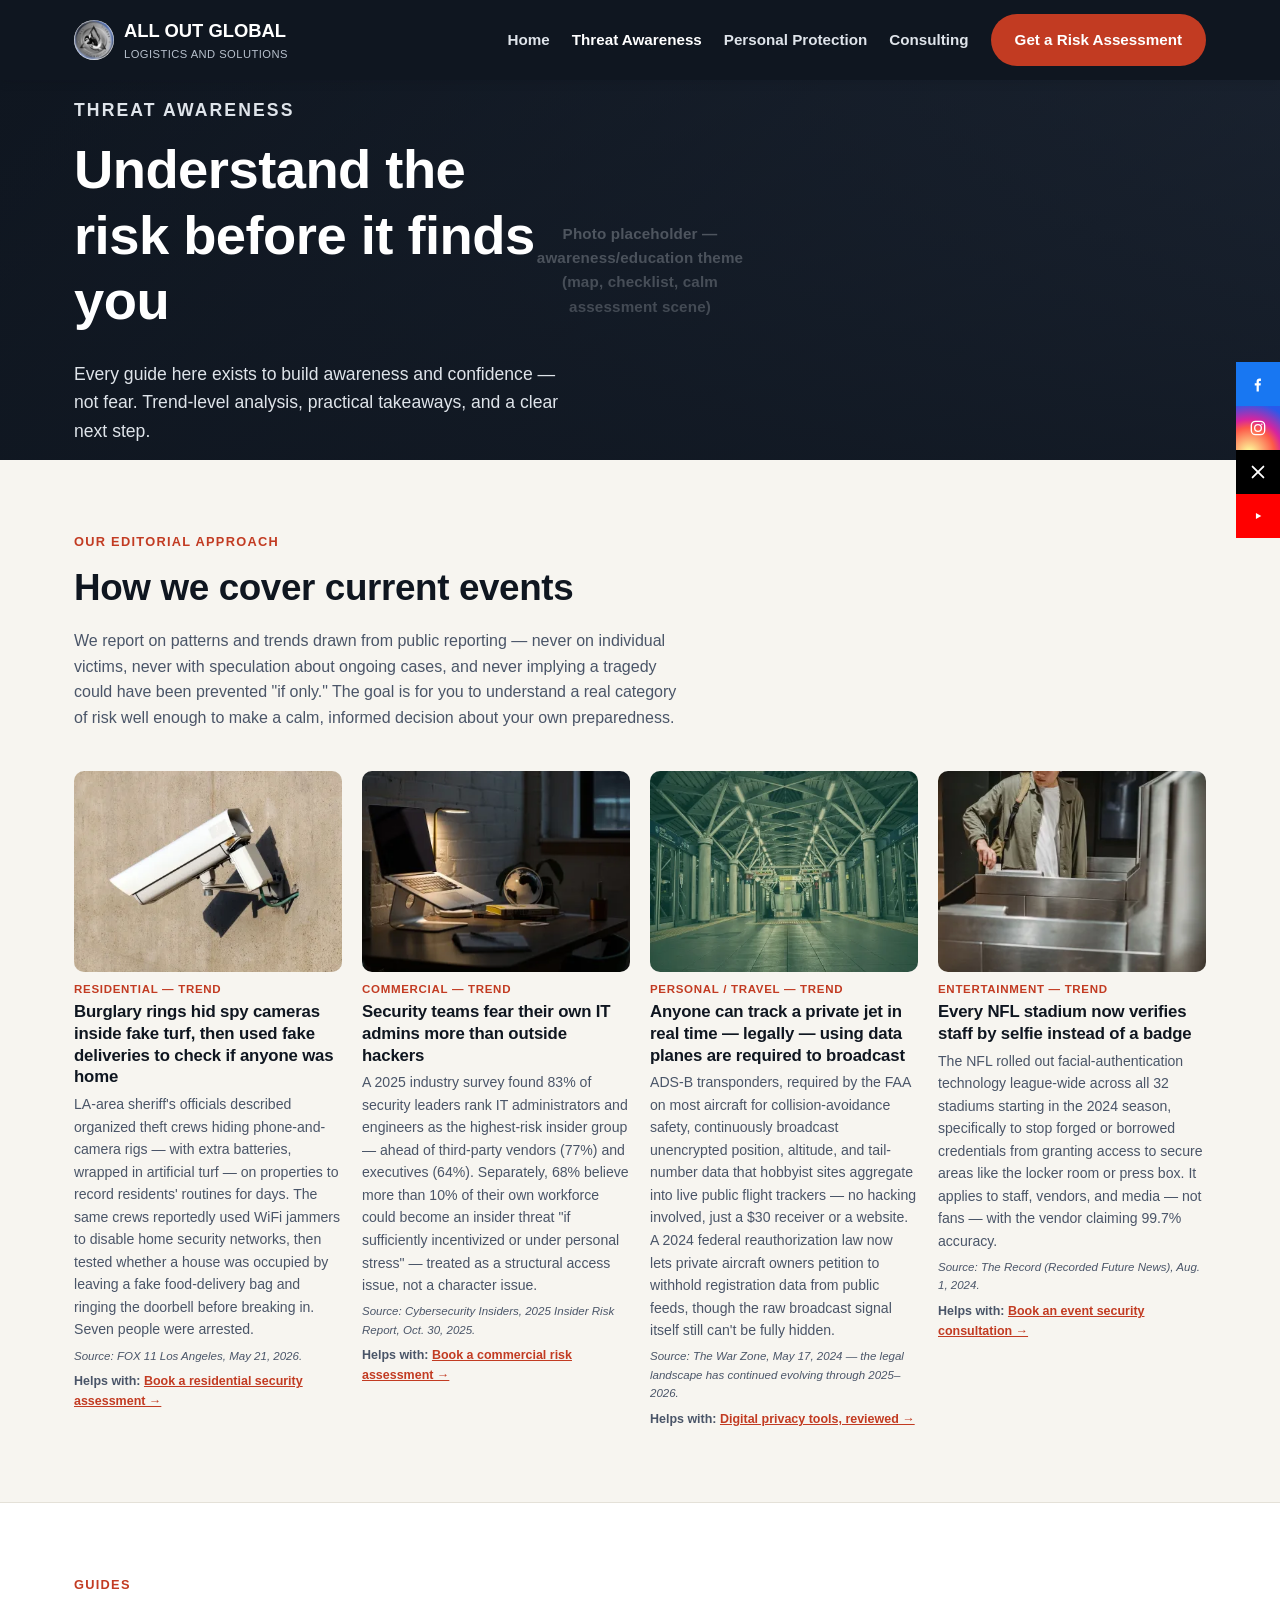
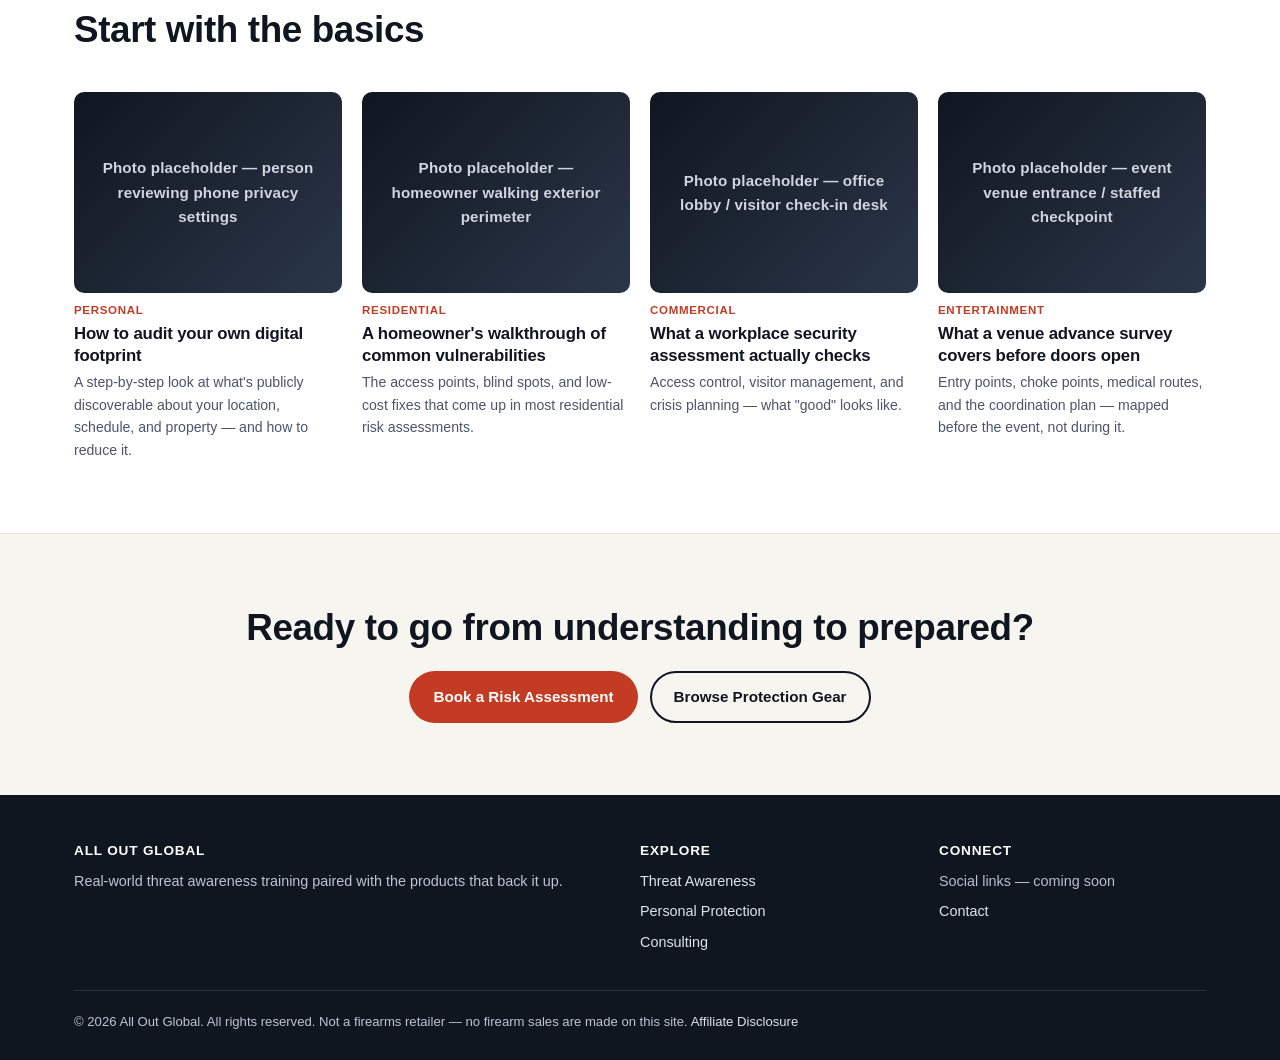
<file: threat-awareness.html>
<!DOCTYPE html>
<html lang="en">
<head>
<meta charset="UTF-8">
<meta name="viewport" content="width=device-width, initial-scale=1.0">
<title>Threat Awareness — All Out Global</title>
<meta name="description" content="Plain-language guides to understanding current security risks and how to reduce them — for home, business, travel, and everyday life. No shock value, no named victims.">
<link rel="canonical" href="https://lancewagner123.github.io/all-out-global/threat-awareness.html">
<meta name="theme-color" content="#0f1620">
<link rel="icon" href="img/logo-200w.webp" type="image/webp">
<link rel="icon" href="img/favicon.ico" sizes="any">
<link rel="apple-touch-icon" href="img/apple-touch-icon.png">
<link rel="stylesheet" href="assets/css/style.css">
</head>
<body>
<a class="skip-link" href="#main">Skip to content</a>

<!-- Social accounts not created yet (docs/BUILD_BRIEF.md §10 item 2) — placeholder hrefs. -->
<div class="social-sidebar">
  <a href="#" style="--brand:#1877F2" aria-label="Facebook"><svg viewBox="0 0 24 24" fill="currentColor" aria-hidden="true"><path d="M15.5 8.5H13.8c-.5 0-.8.3-.8 1v1.7h2.4l-.3 2.6h-2.1V21h-2.7v-7.2H8.1v-2.6h2.2V9.1c0-2.2 1.3-3.6 3.5-3.6h1.7v3z"/></svg></a>
  <a href="#" style="--brand:radial-gradient(circle at 30% 107%, #fdf497 0%, #fdf497 5%, #fd5949 45%, #d6249f 60%, #285aeb 90%)" aria-label="Instagram"><svg viewBox="0 0 24 24" fill="none" stroke="currentColor" stroke-width="1.6" aria-hidden="true"><rect x="4" y="4" width="16" height="16" rx="5"/><circle cx="12" cy="12" r="4"/><circle cx="16.6" cy="7.4" r="0.9" fill="currentColor" stroke="none"/></svg></a>
  <a href="#" style="--brand:#000000" aria-label="X (Twitter)"><svg viewBox="0 0 24 24" fill="none" stroke="currentColor" stroke-width="2.2" stroke-linecap="round" aria-hidden="true"><line x1="5.5" y1="5.5" x2="18.5" y2="18.5"/><line x1="18.5" y1="5.5" x2="5.5" y2="18.5"/></svg></a>
  <a href="#" style="--brand:#FF0000" aria-label="YouTube"><svg viewBox="0 0 24 24" fill="currentColor" aria-hidden="true"><path d="M9.5 8.3v7.4l6.5-3.7z"/></svg></a>
</div>

<header class="site-header">
  <div class="container">
    <a class="brand" href="index.html">
      <img src="img/logo-200w.webp" width="40" height="40" alt="All Out Global logo">
      <span>ALL OUT GLOBAL<small>Logistics and Solutions</small></span>
    </a>
    <button class="nav-toggle" aria-expanded="false" aria-label="Toggle menu">☰</button>
    <nav class="main-nav">
      <a href="index.html">Home</a>
      <a href="threat-awareness.html" aria-current="page">Threat Awareness</a>
      <a href="personal-protection.html">Personal Protection</a>
      <a href="contact.html">Consulting</a>
      <a class="btn btn-primary" href="contact.html">Get a Risk Assessment</a>
    </nav>
  </div>
</header>

<main id="main">

  <section class="hero" style="height:min(30vw,380px);min-height:280px;">
    <div class="ph-img" aria-hidden="true"><span>Photo placeholder — awareness/education theme (map, checklist, calm assessment scene)</span></div>
    <div class="hero-content">
      <p class="hero-eyebrow">Threat Awareness</p>
      <h1>Understand the risk before it finds you</h1>
      <p>Every guide here exists to build awareness and confidence — not fear. Trend-level
      analysis, practical takeaways, and a clear next step.</p>
    </div>
  </section>

  <section class="section">
    <div class="container">
      <div class="section-head">
        <p class="eyebrow">Our editorial approach</p>
        <h2>How we cover current events</h2>
        <p>We report on patterns and trends drawn from public reporting — never on individual
        victims, never with speculation about ongoing cases, and never implying a tragedy could
        have been prevented "if only." The goal is for you to understand a real category of risk
        well enough to make a calm, informed decision about your own preparedness.</p>
      </div>

      <div class="story-grid">
        <div class="story-card">
          <a class="story-card-link" href="index.html">
            <div class="story-photo" style="--ar:4/3">
              <img src="assets/img/stories/residential-security-camera-400w.webp"
                   srcset="assets/img/stories/residential-security-camera-270w.webp 270w,
                           assets/img/stories/residential-security-camera-400w.webp 400w,
                           assets/img/stories/residential-security-camera-600w.webp 600w"
                   sizes="(max-width: 560px) 100vw, (max-width: 900px) 50vw, 25vw"
                   width="400" height="300" loading="lazy" decoding="async"
                   alt="A security camera mounted on an exterior wall">
            </div>
            <p class="story-kicker">Residential — Trend</p>
            <h3>Burglary rings hid spy cameras inside fake turf, then used fake deliveries to check if anyone was home</h3>
          </a>
          <p class="story-deck">LA-area sheriff's officials described organized theft crews
          hiding phone-and-camera rigs — with extra batteries, wrapped in artificial turf — on
          properties to record residents' routines for days. The same crews reportedly used WiFi
          jammers to disable home security networks, then tested whether a house was occupied by
          leaving a fake food-delivery bag and ringing the doorbell before breaking in. Seven
          people were arrested.</p>
          <p class="story-meta">Source: <a href="https://www.foxla.com/news/california-high-tech-burglary-rings-arrests" target="_blank" rel="noopener noreferrer">FOX 11 Los Angeles</a>, May 21, 2026.</p>
          <p class="story-related">Helps with: <a href="contact.html">Book a residential security assessment →</a></p>
        </div>
        <div class="story-card">
          <a class="story-card-link" href="index.html">
            <div class="story-photo" style="--ar:4/3">
              <img src="assets/img/stories/commercial-remote-workspace-400w.webp"
                   srcset="assets/img/stories/commercial-remote-workspace-270w.webp 270w,
                           assets/img/stories/commercial-remote-workspace-400w.webp 400w,
                           assets/img/stories/commercial-remote-workspace-600w.webp 600w"
                   sizes="(max-width: 560px) 100vw, (max-width: 900px) 50vw, 25vw"
                   width="400" height="267" loading="lazy" decoding="async"
                   alt="A laptop and desk in a quiet workspace">
            </div>
            <p class="story-kicker">Commercial — Trend</p>
            <h3>Security teams fear their own IT admins more than outside hackers</h3>
          </a>
          <p class="story-deck">A 2025 industry survey found 83% of security leaders rank IT
          administrators and engineers as the highest-risk insider group — ahead of third-party
          vendors (77%) and executives (64%). Separately, 68% believe more than 10% of their own
          workforce could become an insider threat "if sufficiently incentivized or under
          personal stress" — treated as a structural access issue, not a character issue.</p>
          <p class="story-meta">Source: <a href="https://www.cybersecurity-insiders.com/2025-insider-risk-report-the-shift-to-predictive-whole-person-insider-risk-management/" target="_blank" rel="noopener noreferrer">Cybersecurity Insiders</a>, 2025 Insider Risk Report, Oct. 30, 2025.</p>
          <p class="story-related">Helps with: <a href="contact.html">Book a commercial risk assessment →</a></p>
        </div>
        <div class="story-card">
          <a class="story-card-link" href="index.html">
            <div class="story-photo" style="--ar:4/3">
              <img src="assets/img/stories/personal-transit-platform-night-400w.webp"
                   srcset="assets/img/stories/personal-transit-platform-night-270w.webp 270w,
                           assets/img/stories/personal-transit-platform-night-400w.webp 400w,
                           assets/img/stories/personal-transit-platform-night-600w.webp 600w"
                   sizes="(max-width: 560px) 100vw, (max-width: 900px) 50vw, 25vw"
                   width="400" height="533" loading="lazy" decoding="async"
                   alt="An empty, illuminated transit platform at night">
            </div>
            <p class="story-kicker">Personal / Travel — Trend</p>
            <h3>Anyone can track a private jet in real time — legally — using data planes are required to broadcast</h3>
          </a>
          <p class="story-deck">ADS-B transponders, required by the FAA on most aircraft for
          collision-avoidance safety, continuously broadcast unencrypted position, altitude, and
          tail-number data that hobbyist sites aggregate into live public flight trackers — no
          hacking involved, just a $30 receiver or a website. A 2024 federal reauthorization law
          now lets private aircraft owners petition to withhold registration data from public
          feeds, though the raw broadcast signal itself still can't be fully hidden.</p>
          <p class="story-meta">Source: <a href="https://www.twz.com/news-features/congress-has-made-fully-obscuring-aircraft-ownership-information-a-reality" target="_blank" rel="noopener noreferrer">The War Zone</a>, May 17, 2024 — the legal landscape has continued evolving through 2025–2026.</p>
          <p class="story-related">Helps with: <a href="personal-protection.html#review-privacy">Digital privacy tools, reviewed →</a></p>
        </div>
        <div class="story-card">
          <a class="story-card-link" href="index.html">
            <div class="story-photo" style="--ar:4/3">
              <img src="assets/img/stories/entertainment-badge-entry-400w.webp"
                   srcset="assets/img/stories/entertainment-badge-entry-270w.webp 270w,
                           assets/img/stories/entertainment-badge-entry-400w.webp 400w,
                           assets/img/stories/entertainment-badge-entry-600w.webp 600w"
                   sizes="(max-width: 560px) 100vw, (max-width: 900px) 50vw, 25vw"
                   width="400" height="267" loading="lazy" decoding="async"
                   alt="A person using a credential card to pass through an entry gate">
            </div>
            <p class="story-kicker">Entertainment — Trend</p>
            <h3>Every NFL stadium now verifies staff by selfie instead of a badge</h3>
          </a>
          <p class="story-deck">The NFL rolled out facial-authentication technology league-wide
          across all 32 stadiums starting in the 2024 season, specifically to stop forged or
          borrowed credentials from granting access to secure areas like the locker room or press
          box. It applies to staff, vendors, and media — not fans — with the vendor claiming
          99.7% accuracy.</p>
          <p class="story-meta">Source: <a href="https://therecord.media/nfl-to-roll-out-facial-authentication-league-wide" target="_blank" rel="noopener noreferrer">The Record</a> (Recorded Future News), Aug. 1, 2024.</p>
          <p class="story-related">Helps with: <a href="contact.html">Book an event security consultation →</a></p>
        </div>
      </div>
    </div>
  </section>

  <section class="section section-alt">
    <div class="container">
      <div class="section-head">
        <p class="eyebrow">Guides</p>
        <h2>Start with the basics</h2>
      </div>
      <div class="story-grid">
        <a class="story-card" href="personal-protection.html">
          <div class="ph-img" style="--ar:4/3" aria-hidden="true"><span>Photo placeholder — person reviewing phone privacy settings</span></div>
          <p class="story-kicker">Personal</p>
          <h3>How to audit your own digital footprint</h3>
          <p class="story-deck">A step-by-step look at what's publicly discoverable about your
          location, schedule, and property — and how to reduce it.</p>
        </a>
        <a class="story-card" href="contact.html">
          <div class="ph-img" style="--ar:4/3" aria-hidden="true"><span>Photo placeholder — homeowner walking exterior perimeter</span></div>
          <p class="story-kicker">Residential</p>
          <h3>A homeowner's walkthrough of common vulnerabilities</h3>
          <p class="story-deck">The access points, blind spots, and low-cost fixes that come up
          in most residential risk assessments.</p>
        </a>
        <a class="story-card" href="contact.html">
          <div class="ph-img" style="--ar:4/3" aria-hidden="true"><span>Photo placeholder — office lobby / visitor check-in desk</span></div>
          <p class="story-kicker">Commercial</p>
          <h3>What a workplace security assessment actually checks</h3>
          <p class="story-deck">Access control, visitor management, and crisis planning — what
          "good" looks like.</p>
        </a>
        <a class="story-card" href="contact.html">
          <div class="ph-img" style="--ar:4/3" aria-hidden="true"><span>Photo placeholder — event venue entrance / staffed checkpoint</span></div>
          <p class="story-kicker">Entertainment</p>
          <h3>What a venue advance survey covers before doors open</h3>
          <p class="story-deck">Entry points, choke points, medical routes, and the coordination
          plan — mapped before the event, not during it.</p>
        </a>
      </div>
    </div>
  </section>

  <section class="section" style="text-align:center;">
    <div class="container">
      <h2>Ready to go from understanding to prepared?</h2>
      <div class="btn-row" style="justify-content:center;">
        <a class="btn btn-primary" href="contact.html">Book a Risk Assessment</a>
        <a class="btn btn-ghost" href="personal-protection.html">Browse Protection Gear</a>
      </div>
    </div>
  </section>

</main>

<footer class="site-footer">
  <div class="container">
    <div class="footer-grid">
      <div>
        <h4>All Out Global</h4>
        <p>Real-world threat awareness training paired with the products that back it up.</p>
      </div>
      <div>
        <h4>Explore</h4>
        <ul>
          <li><a href="threat-awareness.html">Threat Awareness</a></li>
          <li><a href="personal-protection.html">Personal Protection</a></li>
          <li><a href="contact.html">Consulting</a></li>
        </ul>
      </div>
      <div>
        <h4>Connect</h4>
        <ul>
          <li>Social links — coming soon</li>
          <li><a href="contact.html">Contact</a></li>
        </ul>
      </div>
    </div>
    <div class="footer-bottom">
      <p>&copy; <span class="year"></span> All Out Global. All rights reserved. Not a firearms
      retailer — no firearm sales are made on this site. <a href="disclosure.html">Affiliate Disclosure</a></p>
    </div>
  </div>
</footer>

<script src="assets/js/main.js"></script>
</body>
</html>
</file>
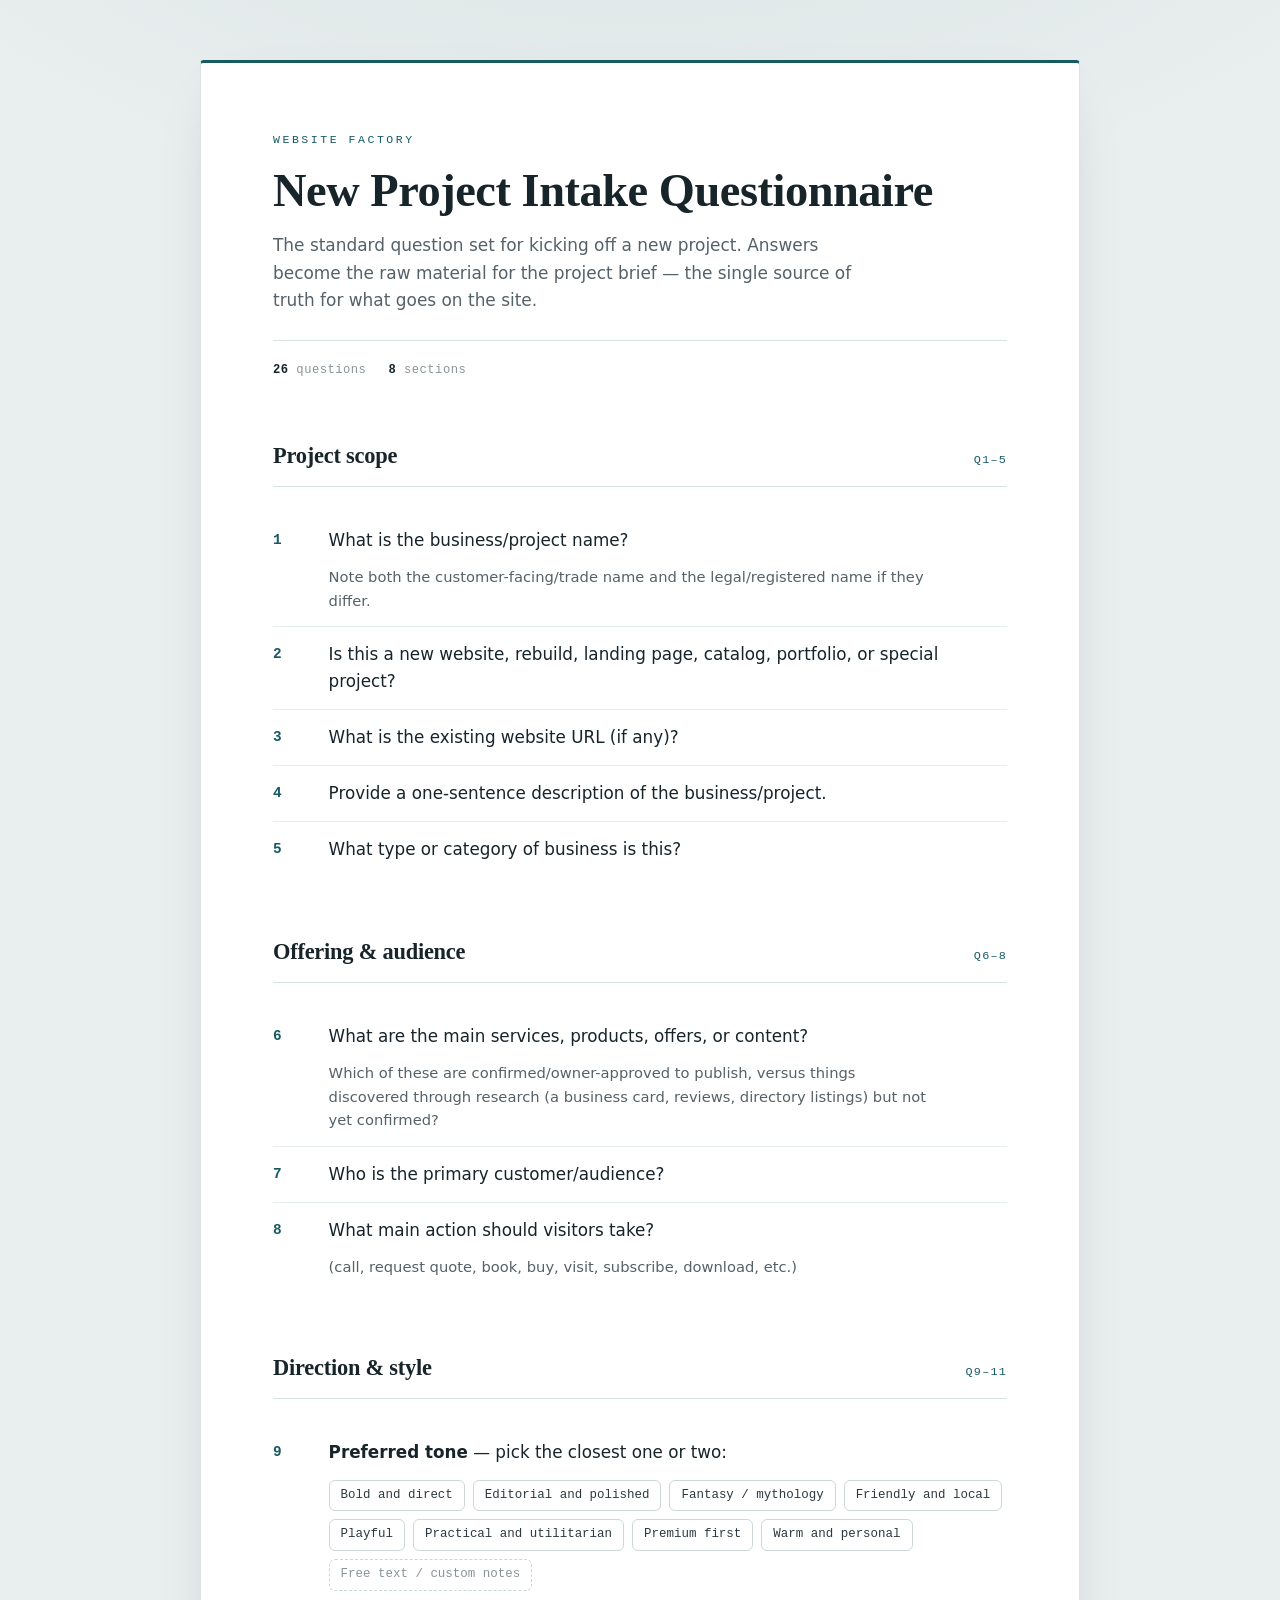
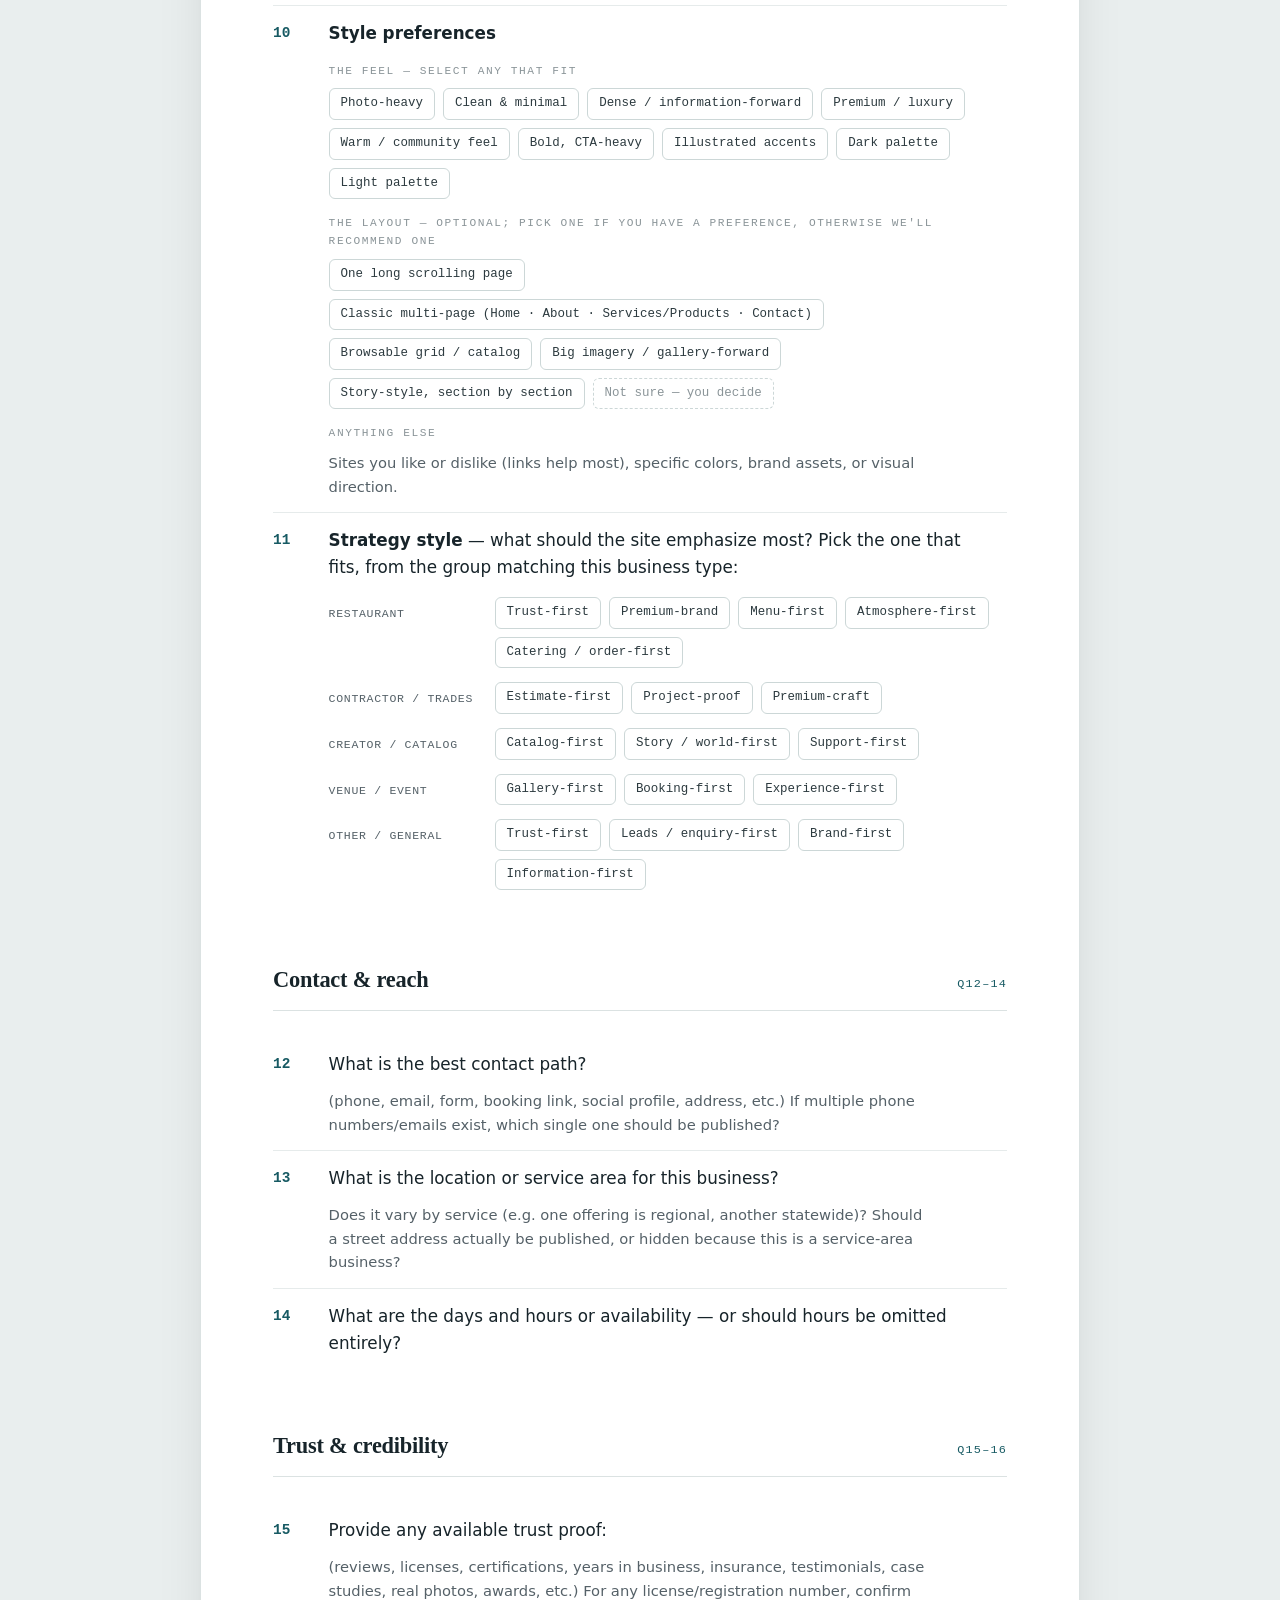
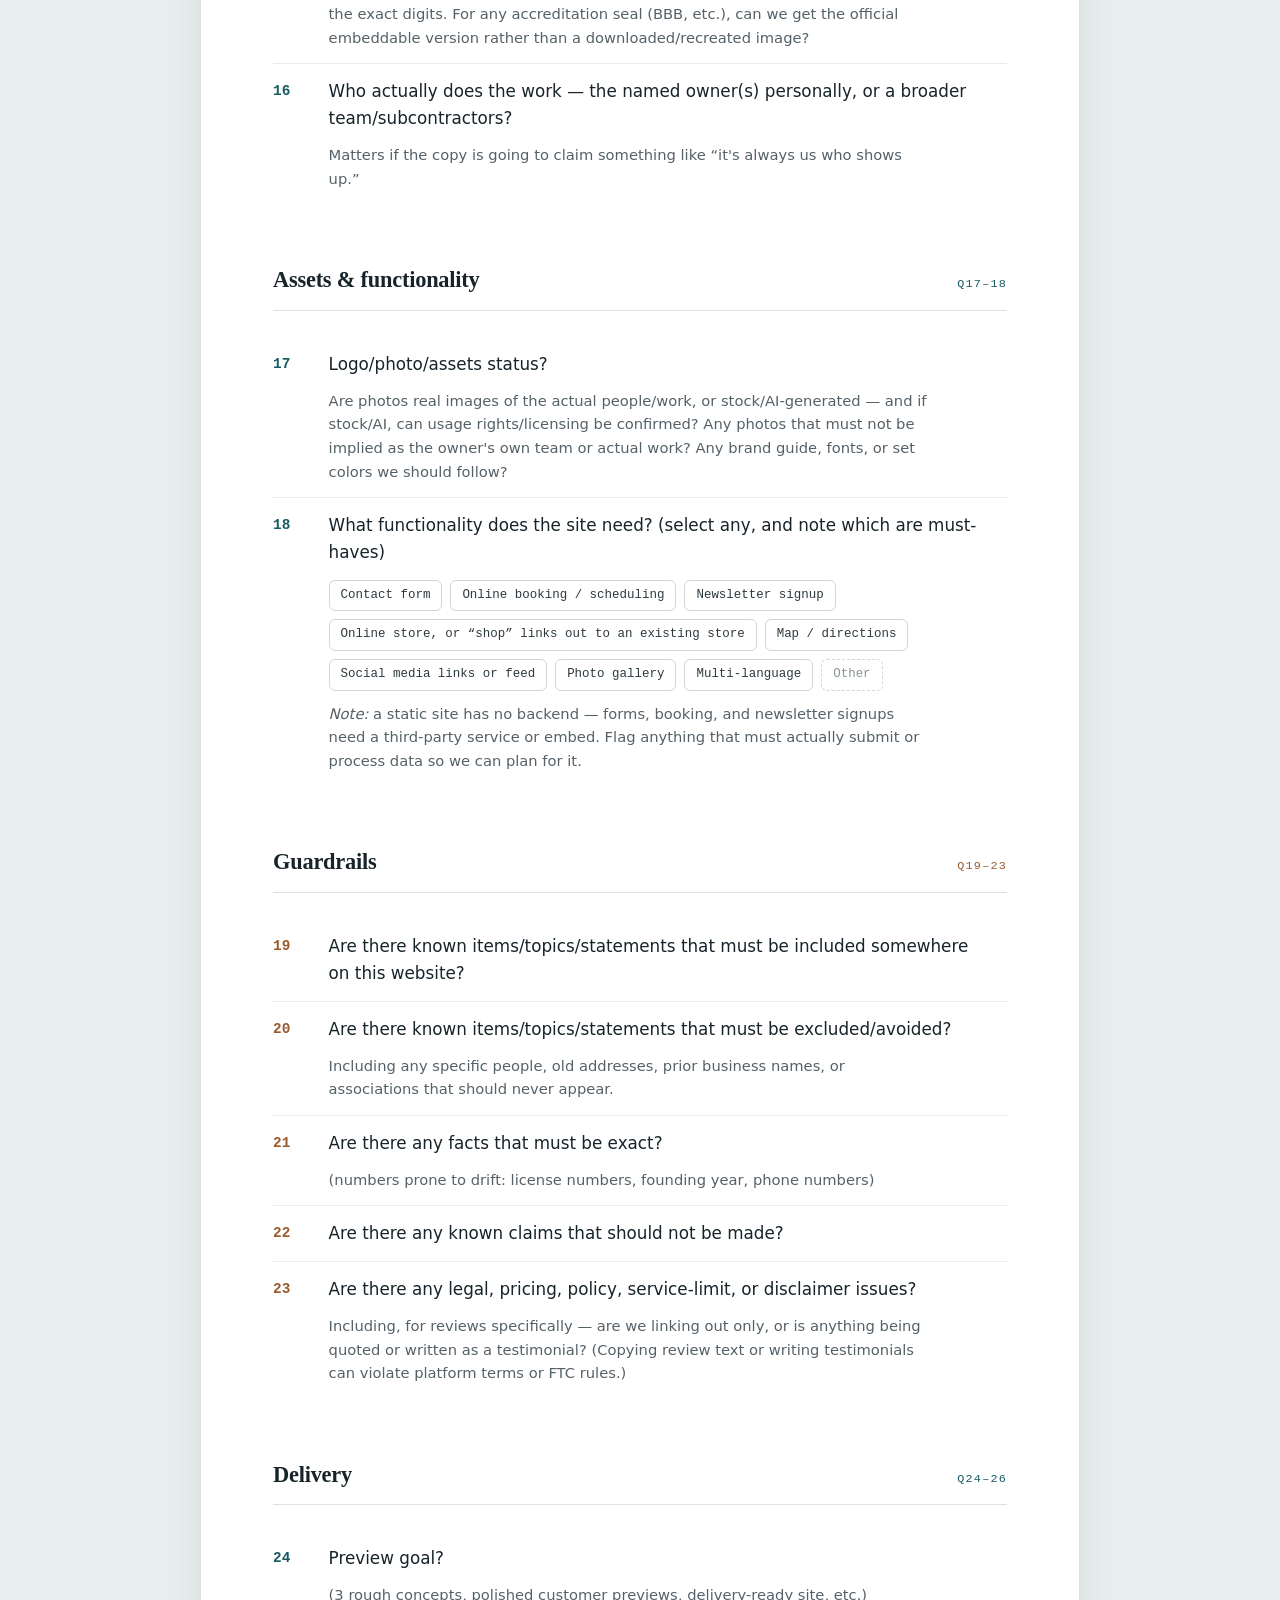
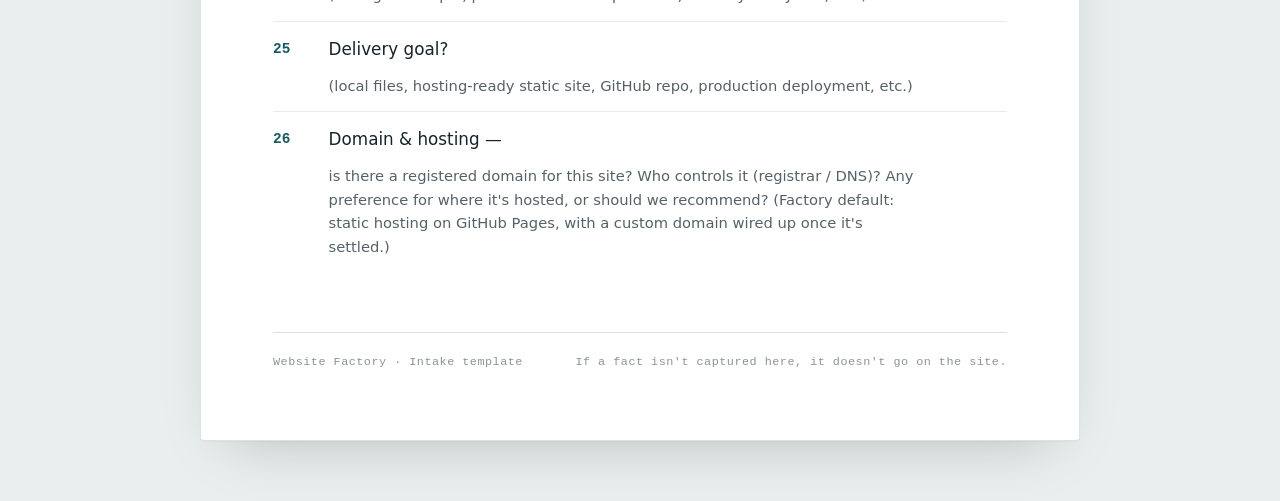
<file: docs/INTAKE_QUESTIONS.html>
<!DOCTYPE html>
<html lang="en">
<head>
<meta charset="UTF-8">
<meta name="viewport" content="width=device-width, initial-scale=1.0">
<title>New Project Intake Questionnaire</title>
<style>
  :root{
    --ground:#e9eeee; --surface:#ffffff;
    --ink:#17242a; --ink-soft:#556168; --ink-faint:#8a9498;
    --line:#dbe2e2; --line-soft:#e6ebeb;
    --accent:#175a63; --accent-strong:#0f474f; --accent-tint:rgba(23,90,99,.07);
    --chip-bg:#ffffff; --chip-border:#ccd7d7; --chip-ink:#2c3a3f;
    --warn:#9a5a2c;
    --font-display:"Iowan Old Style","Palatino Linotype",Palatino,"Book Antiqua",Georgia,serif;
    --font-body:system-ui,-apple-system,"Segoe UI",Roboto,Helvetica,Arial,sans-serif;
    --font-mono:ui-monospace,"SF Mono","Cascadia Mono","Segoe UI Mono",Consolas,"Liberation Mono",monospace;
  }
  @media (prefers-color-scheme:dark){
    :root{
      --ground:#0c1214; --surface:#141d1f;
      --ink:#e9efee; --ink-soft:#9dabad; --ink-faint:#6f7d7f;
      --line:rgba(255,255,255,.10); --line-soft:rgba(255,255,255,.06);
      --accent:#6cbcc4; --accent-strong:#8fd0d6; --accent-tint:rgba(108,188,196,.08);
      --chip-bg:rgba(255,255,255,.03); --chip-border:rgba(255,255,255,.15); --chip-ink:#c8d3d3;
      --warn:#d18a4f;
    }
  }
  :root[data-theme="light"]{
    --ground:#e9eeee; --surface:#ffffff;
    --ink:#17242a; --ink-soft:#556168; --ink-faint:#8a9498;
    --line:#dbe2e2; --line-soft:#e6ebeb;
    --accent:#175a63; --accent-strong:#0f474f; --accent-tint:rgba(23,90,99,.07);
    --chip-bg:#ffffff; --chip-border:#ccd7d7; --chip-ink:#2c3a3f;
    --warn:#9a5a2c;
  }
  :root[data-theme="dark"]{
    --ground:#0c1214; --surface:#141d1f;
    --ink:#e9efee; --ink-soft:#9dabad; --ink-faint:#6f7d7f;
    --line:rgba(255,255,255,.10); --line-soft:rgba(255,255,255,.06);
    --accent:#6cbcc4; --accent-strong:#8fd0d6; --accent-tint:rgba(108,188,196,.08);
    --chip-bg:rgba(255,255,255,.03); --chip-border:rgba(255,255,255,.15); --chip-ink:#c8d3d3;
    --warn:#d18a4f;
  }

  *{box-sizing:border-box}
  body{margin:0;background:var(--ground);color:var(--ink);font-family:var(--font-body);
    font-size:16px;line-height:1.6;-webkit-font-smoothing:antialiased;
    background-image:radial-gradient(1200px 600px at 50% -200px,var(--accent-tint),transparent 70%)}

  .sheet{max-width:880px;margin:clamp(20px,5vw,60px) auto;background:var(--surface);
    border:1px solid var(--line);border-top:3px solid var(--accent);border-radius:4px;
    padding:clamp(28px,6vw,68px) clamp(22px,6vw,72px);
    box-shadow:0 1px 2px rgba(0,0,0,.04),0 24px 60px -30px rgba(0,0,0,.25);
    animation:rise .5s ease both}
  @keyframes rise{from{opacity:0;transform:translateY(10px)}to{opacity:1;transform:none}}
  @media (prefers-reduced-motion:reduce){.sheet{animation:none}}

  .eyebrow{font-family:var(--font-mono);font-size:.72rem;letter-spacing:.22em;text-transform:uppercase;
    color:var(--accent);margin:0 0 16px}
  h1{font-family:var(--font-display);font-weight:600;font-size:clamp(1.9rem,4.6vw,2.9rem);
    line-height:1.1;letter-spacing:-.01em;text-wrap:balance;margin:0 0 16px}
  .lead{color:var(--ink-soft);font-size:1.06rem;max-width:56ch;margin:0 0 26px}
  .meta{display:flex;flex-wrap:wrap;gap:10px 22px;align-items:baseline;
    padding-top:20px;border-top:1px solid var(--line);
    font-family:var(--font-mono);font-size:.76rem;letter-spacing:.04em;color:var(--ink-faint);
    font-variant-numeric:tabular-nums}
  .meta b{color:var(--ink);font-weight:600}

  main{margin-top:8px}

  .group{margin-top:clamp(38px,6vw,58px)}
  .group-head{display:flex;justify-content:space-between;align-items:baseline;gap:16px;
    padding-bottom:12px;border-bottom:1px solid var(--line);margin-bottom:26px}
  .group-head h2{font-family:var(--font-display);font-weight:600;font-size:1.4rem;letter-spacing:-.01em;margin:0}
  .group-range{font-family:var(--font-mono);font-size:.74rem;letter-spacing:.1em;color:var(--accent);
    font-variant-numeric:tabular-nums;white-space:nowrap}

  .q{display:grid;grid-template-columns:2.6rem 1fr;gap:4px 14px;padding:14px 0}
  .q + .q{border-top:1px solid var(--line-soft)}
  .q-num{font-family:var(--font-mono);font-size:.9rem;font-weight:600;color:var(--accent);
    font-variant-numeric:tabular-nums;padding-top:2px}
  .q-text{margin:0;font-size:1.05rem;color:var(--ink);max-width:62ch;font-weight:500}
  .q-hint{grid-column:2;margin:7px 0 0;color:var(--ink-soft);font-size:.92rem;max-width:64ch}
  .q-hint a{color:var(--accent-strong)}

  .subq{grid-column:2;margin-top:12px}
  .sub-label{font-family:var(--font-mono);font-size:.7rem;letter-spacing:.14em;text-transform:uppercase;
    color:var(--ink-faint);margin:0 0 8px}
  .sub-note{color:var(--ink-soft);font-size:.92rem;margin:0;max-width:64ch}

  .chips{grid-column:2;display:flex;flex-wrap:wrap;gap:8px;margin-top:10px}
  .chip{font-family:var(--font-mono);font-size:.78rem;line-height:1.25;color:var(--chip-ink);
    background:var(--chip-bg);border:1px solid var(--chip-border);border-radius:6px;
    padding:7px 11px;white-space:normal}
  .chip.free{border-style:dashed;color:var(--ink-faint)}

  .strat{grid-column:2;margin-top:12px;display:flex;flex-direction:column;gap:14px}
  .strat-row{display:grid;grid-template-columns:150px 1fr;gap:10px 16px;align-items:start}
  .strat-label{font-family:var(--font-mono);font-size:.72rem;letter-spacing:.06em;text-transform:uppercase;
    color:var(--ink-soft);padding-top:8px}
  .strat-row .chips{grid-column:auto;margin-top:0}

  #guardrails .group-range{color:var(--warn)}
  #guardrails .q-num{color:var(--warn)}

  footer{margin-top:clamp(40px,6vw,60px);padding-top:20px;border-top:1px solid var(--line);
    font-family:var(--font-mono);font-size:.74rem;letter-spacing:.04em;color:var(--ink-faint);
    display:flex;flex-wrap:wrap;gap:8px 20px;justify-content:space-between}

  a{color:var(--accent-strong)}
  :focus-visible{outline:2px solid var(--accent);outline-offset:3px;border-radius:2px}

  @media (max-width:560px){
    .q{grid-template-columns:1.9rem 1fr}
    .strat-row{grid-template-columns:1fr}
    .strat-label{padding-top:0}
  }
  @media print{
    body{background:#fff}
    .sheet{box-shadow:none;border:0;margin:0;max-width:none;animation:none}
    .q,.group{break-inside:avoid}
  }
</style>
</head>
<body>

<article class="sheet">
  <header>
    <p class="eyebrow">Website Factory</p>
    <h1>New Project Intake Questionnaire</h1>
    <p class="lead">The standard question set for kicking off a new project. Answers become the raw
      material for the project brief — the single source of truth for what goes on the site.</p>
    <div class="meta">
      <span><b>26</b> questions</span>
      <span><b>8</b> sections</span>
    </div>
  </header>

  <main>

    <!-- 1 -->
    <section class="group">
      <div class="group-head"><h2>Project scope</h2><span class="group-range">Q1–5</span></div>
      <div class="q"><span class="q-num">1</span><p class="q-text">What is the business/project name?</p>
        <p class="q-hint">Note both the customer-facing/trade name and the legal/registered name if they differ.</p></div>
      <div class="q"><span class="q-num">2</span><p class="q-text">Is this a new website, rebuild, landing page, catalog, portfolio, or special project?</p></div>
      <div class="q"><span class="q-num">3</span><p class="q-text">What is the existing website URL (if any)?</p></div>
      <div class="q"><span class="q-num">4</span><p class="q-text">Provide a one-sentence description of the business/project.</p></div>
      <div class="q"><span class="q-num">5</span><p class="q-text">What type or category of business is this?</p></div>
    </section>

    <!-- 2 -->
    <section class="group">
      <div class="group-head"><h2>Offering &amp; audience</h2><span class="group-range">Q6–8</span></div>
      <div class="q"><span class="q-num">6</span><p class="q-text">What are the main services, products, offers, or content?</p>
        <p class="q-hint">Which of these are confirmed/owner-approved to publish, versus things discovered through research (a business card, reviews, directory listings) but not yet confirmed?</p></div>
      <div class="q"><span class="q-num">7</span><p class="q-text">Who is the primary customer/audience?</p></div>
      <div class="q"><span class="q-num">8</span><p class="q-text">What main action should visitors take?</p>
        <p class="q-hint">(call, request quote, book, buy, visit, subscribe, download, etc.)</p></div>
    </section>

    <!-- 3 -->
    <section class="group">
      <div class="group-head"><h2>Direction &amp; style</h2><span class="group-range">Q9–11</span></div>

      <div class="q"><span class="q-num">9</span><p class="q-text"><strong>Preferred tone</strong> — pick the closest one or two:</p>
        <div class="chips">
          <span class="chip">Bold and direct</span>
          <span class="chip">Editorial and polished</span>
          <span class="chip">Fantasy / mythology</span>
          <span class="chip">Friendly and local</span>
          <span class="chip">Playful</span>
          <span class="chip">Practical and utilitarian</span>
          <span class="chip">Premium first</span>
          <span class="chip">Warm and personal</span>
          <span class="chip free">Free text / custom notes</span>
        </div>
      </div>

      <div class="q"><span class="q-num">10</span><p class="q-text"><strong>Style preferences</strong></p>
        <div class="subq">
          <p class="sub-label">The feel — select any that fit</p>
          <div class="chips" style="grid-column:auto;margin-top:0">
            <span class="chip">Photo-heavy</span>
            <span class="chip">Clean &amp; minimal</span>
            <span class="chip">Dense / information-forward</span>
            <span class="chip">Premium / luxury</span>
            <span class="chip">Warm / community feel</span>
            <span class="chip">Bold, CTA-heavy</span>
            <span class="chip">Illustrated accents</span>
            <span class="chip">Dark palette</span>
            <span class="chip">Light palette</span>
          </div>
        </div>
        <div class="subq">
          <p class="sub-label">The layout — optional; pick one if you have a preference, otherwise we'll recommend one</p>
          <div class="chips" style="grid-column:auto;margin-top:0">
            <span class="chip">One long scrolling page</span>
            <span class="chip">Classic multi-page (Home · About · Services/Products · Contact)</span>
            <span class="chip">Browsable grid / catalog</span>
            <span class="chip">Big imagery / gallery-forward</span>
            <span class="chip">Story-style, section by section</span>
            <span class="chip free">Not sure — you decide</span>
          </div>
        </div>
        <div class="subq">
          <p class="sub-label">Anything else</p>
          <p class="sub-note">Sites you like or dislike (links help most), specific colors, brand assets, or visual direction.</p>
        </div>
      </div>

      <div class="q"><span class="q-num">11</span><p class="q-text"><strong>Strategy style</strong> — what should the site emphasize most? Pick the one that fits, from the group matching this business type:</p>
        <div class="strat">
          <div class="strat-row"><span class="strat-label">Restaurant</span>
            <div class="chips"><span class="chip">Trust-first</span><span class="chip">Premium-brand</span><span class="chip">Menu-first</span><span class="chip">Atmosphere-first</span><span class="chip">Catering / order-first</span></div></div>
          <div class="strat-row"><span class="strat-label">Contractor / trades</span>
            <div class="chips"><span class="chip">Estimate-first</span><span class="chip">Project-proof</span><span class="chip">Premium-craft</span></div></div>
          <div class="strat-row"><span class="strat-label">Creator / catalog</span>
            <div class="chips"><span class="chip">Catalog-first</span><span class="chip">Story / world-first</span><span class="chip">Support-first</span></div></div>
          <div class="strat-row"><span class="strat-label">Venue / event</span>
            <div class="chips"><span class="chip">Gallery-first</span><span class="chip">Booking-first</span><span class="chip">Experience-first</span></div></div>
          <div class="strat-row"><span class="strat-label">Other / general</span>
            <div class="chips"><span class="chip">Trust-first</span><span class="chip">Leads / enquiry-first</span><span class="chip">Brand-first</span><span class="chip">Information-first</span></div></div>
        </div>
      </div>
    </section>

    <!-- 4 -->
    <section class="group">
      <div class="group-head"><h2>Contact &amp; reach</h2><span class="group-range">Q12–14</span></div>
      <div class="q"><span class="q-num">12</span><p class="q-text">What is the best contact path?</p>
        <p class="q-hint">(phone, email, form, booking link, social profile, address, etc.) If multiple phone numbers/emails exist, which single one should be published?</p></div>
      <div class="q"><span class="q-num">13</span><p class="q-text">What is the location or service area for this business?</p>
        <p class="q-hint">Does it vary by service (e.g. one offering is regional, another statewide)? Should a street address actually be published, or hidden because this is a service-area business?</p></div>
      <div class="q"><span class="q-num">14</span><p class="q-text">What are the days and hours or availability — or should hours be omitted entirely?</p></div>
    </section>

    <!-- 5 -->
    <section class="group">
      <div class="group-head"><h2>Trust &amp; credibility</h2><span class="group-range">Q15–16</span></div>
      <div class="q"><span class="q-num">15</span><p class="q-text">Provide any available trust proof:</p>
        <p class="q-hint">(reviews, licenses, certifications, years in business, insurance, testimonials, case studies, real photos, awards, etc.) For any license/registration number, confirm the exact digits. For any accreditation seal (BBB, etc.), can we get the official embeddable version rather than a downloaded/recreated image?</p></div>
      <div class="q"><span class="q-num">16</span><p class="q-text">Who actually does the work — the named owner(s) personally, or a broader team/subcontractors?</p>
        <p class="q-hint">Matters if the copy is going to claim something like “it's always us who shows up.”</p></div>
    </section>

    <!-- 6 -->
    <section class="group">
      <div class="group-head"><h2>Assets &amp; functionality</h2><span class="group-range">Q17–18</span></div>
      <div class="q"><span class="q-num">17</span><p class="q-text">Logo/photo/assets status?</p>
        <p class="q-hint">Are photos real images of the actual people/work, or stock/AI-generated — and if stock/AI, can usage rights/licensing be confirmed? Any photos that must not be implied as the owner's own team or actual work? Any brand guide, fonts, or set colors we should follow?</p></div>
      <div class="q"><span class="q-num">18</span><p class="q-text">What functionality does the site need? (select any, and note which are must-haves)</p>
        <div class="chips">
          <span class="chip">Contact form</span>
          <span class="chip">Online booking / scheduling</span>
          <span class="chip">Newsletter signup</span>
          <span class="chip">Online store, or “shop” links out to an existing store</span>
          <span class="chip">Map / directions</span>
          <span class="chip">Social media links or feed</span>
          <span class="chip">Photo gallery</span>
          <span class="chip">Multi-language</span>
          <span class="chip free">Other</span>
        </div>
        <p class="q-hint"><em>Note:</em> a static site has no backend — forms, booking, and newsletter signups need a third-party service or embed. Flag anything that must actually submit or process data so we can plan for it.</p>
      </div>
    </section>

    <!-- 7 -->
    <section class="group" id="guardrails">
      <div class="group-head"><h2>Guardrails</h2><span class="group-range">Q19–23</span></div>
      <div class="q"><span class="q-num">19</span><p class="q-text">Are there known items/topics/statements that must be included somewhere on this website?</p></div>
      <div class="q"><span class="q-num">20</span><p class="q-text">Are there known items/topics/statements that must be excluded/avoided?</p>
        <p class="q-hint">Including any specific people, old addresses, prior business names, or associations that should never appear.</p></div>
      <div class="q"><span class="q-num">21</span><p class="q-text">Are there any facts that must be exact?</p>
        <p class="q-hint">(numbers prone to drift: license numbers, founding year, phone numbers)</p></div>
      <div class="q"><span class="q-num">22</span><p class="q-text">Are there any known claims that should not be made?</p></div>
      <div class="q"><span class="q-num">23</span><p class="q-text">Are there any legal, pricing, policy, service-limit, or disclaimer issues?</p>
        <p class="q-hint">Including, for reviews specifically — are we linking out only, or is anything being quoted or written as a testimonial? (Copying review text or writing testimonials can violate platform terms or FTC rules.)</p></div>
    </section>

    <!-- 8 -->
    <section class="group">
      <div class="group-head"><h2>Delivery</h2><span class="group-range">Q24–26</span></div>
      <div class="q"><span class="q-num">24</span><p class="q-text">Preview goal?</p>
        <p class="q-hint">(3 rough concepts, polished customer previews, delivery-ready site, etc.)</p></div>
      <div class="q"><span class="q-num">25</span><p class="q-text">Delivery goal?</p>
        <p class="q-hint">(local files, hosting-ready static site, GitHub repo, production deployment, etc.)</p></div>
      <div class="q"><span class="q-num">26</span><p class="q-text">Domain &amp; hosting —</p>
        <p class="q-hint">is there a registered domain for this site? Who controls it (registrar / DNS)? Any preference for where it's hosted, or should we recommend? (Factory default: static hosting on GitHub Pages, with a custom domain wired up once it's settled.)</p></div>
    </section>

  </main>

  <footer>
    <span>Website Factory · Intake template</span>
    <span>If a fact isn't captured here, it doesn't go on the site.</span>
  </footer>
</article>

</body>
</html>
</file>
<file: assets/css/style.css>
/* All Out Global — rough-concept stylesheet.
   Brand colors, type, and real photography are not confirmed yet (docs/BUILD_BRIEF.md §5, §10) —
   the palette below is a ROUGH-CONCEPT placeholder (dark/bold, matches the "bold and direct"
   tone answer), not a final brand. What's worth KEEPING as-is is noted inline; those lines encode
   real bugs found the hard way (see factory_instructions.md §3). */

:root {
  /* Rough-concept placeholder palette — replace once real brand colors are supplied. */
  --ink: #0f1620;
  --ink-soft: #4a5568;
  --accent: #c23b22;
  --accent-soft: #e8dfd6;
  --line: #e4e1d8;
  --off-white: #f7f5f0;
  --white: #ffffff;
  --radius: 10px;
  --shadow-sm: 0 2px 10px rgba(7, 12, 22, 0.1);
  --max: 1180px;
  --font: -apple-system, BlinkMacSystemFont, "Segoe UI", Roboto, Helvetica, Arial, sans-serif;
}

* { box-sizing: border-box; }
html { scroll-behavior: smooth; }

body {
  margin: 0;
  font-family: var(--font);
  color: var(--ink);
  background: var(--off-white);
  line-height: 1.6;
  -webkit-font-smoothing: antialiased;
}

/* height: auto is not optional here — without it, an <img> with HTML width/height
   attributes keeps its ORIGINAL height once max-width scales the width down,
   producing a tall, mostly-cropped sliver. See factory_instructions.md §3, Trap 2. */
img { max-width: 100%; height: auto; display: block; }

a { color: inherit; text-decoration: none; }

/* Skip-link — required on every site, not optional. Keep this rule even after
   the placeholder palette below is replaced with real brand colors; just make
   sure the swapped-in background/text pair still has strong contrast. The
   anchor itself already lives in index.html (`<a class="skip-link" href="#main">`)
   and `<main id="main">` — copy both onto every new page this site gets. */
.skip-link {
  position: absolute;
  left: -999px;
  top: 0;
  background: var(--ink);
  color: var(--white);
  padding: 10px 16px;
  z-index: 100;
  font-weight: 700;
  border-radius: 0 0 6px 0;
}
.skip-link:focus { left: 0; }

.container {
  max-width: var(--max);
  margin: 0 auto;
  padding: 0 24px;
}

h1, h2, h3, h4 {
  line-height: 1.2;
  margin: 0 0 0.5em;
  font-weight: 800;
  letter-spacing: -0.01em;
}

h1 { font-size: clamp(2.1rem, 5vw, 3.4rem); }
h2 { font-size: clamp(1.6rem, 3.2vw, 2.3rem); }
h3 { font-size: 1.25rem; }

p { margin: 0 0 1em; color: var(--ink-soft); }
p:last-child { margin-bottom: 0; }

/* Full-bleed hero with a photo behind overlaid text: DO NOT combine aspect-ratio
   with max-height on the same element (factory_instructions.md §3, Trap 1) — it
   shrinks the element's WIDTH to preserve the ratio instead of just capping height,
   leaving empty gutters instead of a full-width banner. Set height directly instead:
     .hero { height: min(<H/W as vw>, <cap>px); }
   e.g. for a 1700x924 photo: height: min(54.35vw, 700px);
   Verify with getBoundingClientRect(), not just a screenshot at one viewport width. */

/* ---------- Header / nav ---------- */
.site-header {
  position: sticky; top: 0; z-index: 50;
  background: var(--ink);
  color: var(--white);
  box-shadow: var(--shadow-sm);
}
.site-header .container {
  display: flex; align-items: center; justify-content: space-between;
  padding-top: 14px; padding-bottom: 14px;
}
.brand { display: flex; align-items: center; gap: 10px; font-weight: 800; font-size: 1.15rem; color: var(--white); }
.brand img { height: 40px; width: 40px; border-radius: 50%; flex-shrink: 0; }
.brand small { display: block; font-weight: 500; font-size: 0.7rem; color: #b7c0cc; letter-spacing: 0.04em; text-transform: uppercase; }
.nav-toggle {
  display: none; background: none; border: 0; color: var(--white); font-size: 1.5rem; cursor: pointer;
  min-width: 44px; min-height: 44px; padding: 6px;
}
.main-nav { display: flex; align-items: center; gap: 22px; }
.main-nav a { font-weight: 600; font-size: 0.95rem; color: #dfe4ea; }
.main-nav a:hover, .main-nav a[aria-current="page"] { color: var(--white); }
.main-nav a.btn { color: var(--white); }

.btn {
  display: inline-block; padding: 12px 22px; border-radius: 999px;
  font-weight: 700; font-size: 0.95rem; border: 2px solid transparent; cursor: pointer;
}
.btn-primary { background: var(--accent); color: var(--white); }
.btn-primary:hover { background: #a52f1b; }
.btn-ghost { border-color: currentColor; }
.btn-row { display: flex; flex-wrap: wrap; gap: 12px; margin-top: 1.25em; }

@media (max-width: 860px) {
  .nav-toggle { display: block; }
  .main-nav {
    position: absolute; left: 0; right: 0; top: 100%;
    background: var(--ink); flex-direction: column; align-items: stretch;
    padding: 10px 24px 20px; gap: 4px;
    display: none;
  }
  .main-nav a { padding: 10px 0; border-bottom: 1px solid rgba(255,255,255,0.08); }
  .main-nav a.btn { display: block; text-align: center; margin-top: 10px; border-bottom: none; }
  body.nav-open .main-nav { display: flex; }
}

/* ---------- Placeholder image blocks ----------
   Real photography is not available yet (docs/BUILD_BRIEF.md §5/§10) — these stand in for it in
   the rough concept so layout/aspect-ratio decisions are visible without fabricating stock
   photos. Swap each for a real <img> (with width/height + srcset) once assets are supplied;
   don't ship these to a live site. */
.ph-img {
  aspect-ratio: var(--ar, 16 / 9);
  background: linear-gradient(135deg, var(--ink) 0%, #2b3648 100%);
  color: #cfd6df;
  display: flex; align-items: center; justify-content: center;
  text-align: center; font-weight: 700; font-size: 0.95rem; letter-spacing: 0.01em;
  border-radius: var(--radius); padding: 1rem;
}
.ph-img span { max-width: 26ch; }

/* ---------- Real story photos ----------
   Sourced 2026-08-05 (Pexels/Unsplash free-license, verified individually — several initial
   Unsplash picks turned out to be Unsplash+ paid content despite appearing in normal search
   results, so every image here was confirmed free before download). Same --ar custom-property
   pattern as .ph-img so it drops into the same markup slots; crops via object-fit instead of
   letting each photo's native aspect ratio distort the grid. */
.story-photo {
  aspect-ratio: var(--ar, 16 / 9);
  overflow: hidden;
  border-radius: var(--radius);
}
.story-photo img { width: 100%; height: 100%; object-fit: cover; display: block; }
.tile .story-photo, .hero .story-photo { border-radius: 0; }

/* ---------- Hero ---------- */
.hero { position: relative; color: var(--white); overflow: hidden;
  height: min(46vw, 620px); min-height: 380px; }
.hero .ph-img { position: absolute; inset: 0; border-radius: 0; aspect-ratio: auto; }
.hero::after {
  content: ""; position: absolute; inset: 0;
  background: linear-gradient(180deg, rgba(15,22,32,0.55) 0%, rgba(15,22,32,0.85) 100%);
}
.hero-content {
  position: relative; z-index: 2; height: 100%;
  max-width: var(--max); margin: 0 auto; padding: 0 24px;
  display: flex; flex-direction: column; justify-content: center;
}
.hero-eyebrow {
  text-transform: uppercase; letter-spacing: 0.12em; font-size: 0.8rem;
  font-weight: 800; color: var(--accent-soft); margin-bottom: 0.75em;
}
.hero-content h1 { color: var(--white); max-width: 16ch; }
.hero-content p { color: #dfe4ea; max-width: 52ch; font-size: 1.1rem; }

/* Two-column hero variant (index.html only) — headline left, supporting copy + CTAs right,
   instead of everything stacked in one column. Shortens the hero's effective content height so
   the sections below (including "In the Headlines") sit higher on the page — paired with a
   reduced .hero height set inline on that page's <section class="hero">. Falls back to the
   normal stacked flow at the same breakpoint the mobile nav uses. */
.hero-content-split { display: grid; grid-template-columns: 1fr 1fr; gap: 40px; align-items: center; }
.hero-content-split h1 { max-width: none; }
.hero-content-split .btn-row { margin-top: 1em; }
@media (max-width: 860px) {
  .hero-content-split { display: flex; flex-direction: column; justify-content: center; }
}

/* ---------- Sections ---------- */
.section { padding: 72px 0; }
.section-alt { background: var(--white); border-top: 1px solid var(--line); border-bottom: 1px solid var(--line); }
.section-dark { background: var(--ink); color: #dfe4ea; }
.section-dark h2, .section-dark h3 { color: var(--white); }
.section-dark p { color: #b7c0cc; }
.section-head { max-width: 68ch; margin: 0 0 2.5em; }
.section-head .eyebrow { text-transform: uppercase; letter-spacing: 0.1em; font-size: 0.8rem; font-weight: 800; color: var(--accent); }

/* ---------- Pillar / feature cards ---------- */
.grid-3 { display: grid; grid-template-columns: repeat(3, 1fr); gap: 28px; }
.grid-4 { display: grid; grid-template-columns: repeat(4, 1fr); gap: 24px; }
@media (max-width: 900px) { .grid-3 { grid-template-columns: 1fr; } .grid-4 { grid-template-columns: repeat(2, 1fr); } }
@media (max-width: 560px) { .grid-4 { grid-template-columns: 1fr; } }

.card {
  background: var(--white); border: 1px solid var(--line); border-radius: var(--radius);
  padding: 28px; box-shadow: var(--shadow-sm);
}
.card h3 { margin-bottom: 0.4em; }
.card .card-tag {
  display: inline-block; font-size: 0.72rem; font-weight: 800; text-transform: uppercase;
  letter-spacing: 0.06em; color: var(--accent); margin-bottom: 0.6em;
}

/* ---------- Vertical / headline cards with placeholder image ---------- */
.tile { display: flex; flex-direction: column; border-radius: var(--radius); overflow: hidden;
  border: 1px solid var(--line); background: var(--white); box-shadow: var(--shadow-sm); }
.tile .ph-img { border-radius: 0; }
.tile-body { padding: 20px 22px 24px; }
.tile-body h3 { margin-bottom: 0.35em; }
.tile-link { font-weight: 700; color: var(--accent); }

/* ---------- News / story-card module (CNN-style) ----------
   Added 2026-08-04 — the site is eventually a content hub with lots of stories/photos, so the
   "In the Headlines" module and similar sections now read as an actual news-portal grid (lead
   story + sidebar headlines + a card grid) instead of plain text blocks. Every photo slot uses
   the existing .ph-img placeholder system — swap for real photography per docs/BUILD_BRIEF.md
   §5/§10 once it exists. Gaps here are intentionally tighter than .grid-3/.grid-4 (news grids
   read denser than marketing card grids). */
.story-kicker {
  font-size: 0.72rem; font-weight: 800; text-transform: uppercase; letter-spacing: 0.06em;
  color: var(--accent); margin: 0.7em 0 0.25em;
}
.story-card { display: block; }
.story-card-link { display: block; }
.story-card h3 { margin: 0 0 0.3em; font-size: 1.05rem; line-height: 1.3; transition: color 0.15s ease; }
.story-card:hover h3 { color: var(--accent); }
.section-dark .story-card:hover h3 { color: var(--accent-soft); }
.sidebar-story:hover h4 { color: var(--accent); }
.story-deck { font-size: 0.88rem; margin: 0 0 0.4em; }
.story-meta { font-size: 0.72rem; font-style: italic; margin: 0; }
/* "Helps with" product/service link — a separate, real <a> from the headline's own link (which
   points at the guide/trend content), so it can't be a nested anchor. Ties editorial content back
   to something in the Learn -> Get Advice -> Get Equipped model instead of ending in a dead end. */
.story-related { font-size: 0.78rem; font-weight: 700; margin: 0.6em 0 0; }
.story-related a { color: var(--accent); text-decoration: underline; }
.story-related a:hover { color: #a52f1b; }
.section-dark .story-related { color: #b7c0cc; }
.section-dark .story-related a { color: var(--accent-soft); }
.section-dark .story-related a:hover { color: var(--white); }

/* Lead story + sidebar headline list */
.news-hero { display: grid; grid-template-columns: 1.7fr 1fr; gap: 28px; margin-bottom: 24px; align-items: start; }
.story-lead h3 { font-size: clamp(1.3rem, 2.2vw, 1.7rem); }
.story-lead .story-deck { font-size: 0.95rem; }
.news-sidebar { display: flex; flex-direction: column; }
.news-sidebar > h4 {
  font-size: 0.78rem; text-transform: uppercase; letter-spacing: 0.06em;
  border-bottom: 2px solid var(--accent); padding-bottom: 8px; margin-bottom: 4px;
}
.sidebar-story { display: block; padding: 12px 0; border-bottom: 1px solid rgba(255,255,255,0.12); }
.sidebar-story:last-child { border-bottom: none; }
.sidebar-story h4 { font-size: 0.92rem; line-height: 1.35; margin: 0; font-weight: 700; }
.sidebar-story .story-kicker { margin: 0 0 0.25em; }
@media (max-width: 860px) { .news-hero { grid-template-columns: 1fr; } }

/* Equal-weight story grid below the lead */
.story-grid { display: grid; grid-template-columns: repeat(4, 1fr); gap: 20px; }
@media (max-width: 900px) { .story-grid { grid-template-columns: repeat(2, 1fr); } }
@media (max-width: 560px) { .story-grid { grid-template-columns: 1fr; } }

/* Deck/meta text needs a lighter tone inside .section-dark (index.html "In the Headlines") than
   the default --ink-soft, which is a mid-gray meant for light backgrounds — same fix as the old
   .headline-item bug this module replaced. */
.story-deck, .story-meta { color: var(--ink-soft); }
.section-dark .story-deck, .section-dark .story-meta { color: #b7c0cc; }
/* .story-kicker (color: var(--accent)) has only one class, and .section-dark p (one class + one
   type) is *more* specific than a single class alone — so without this, .story-kicker's <p> tags
   inside .section-dark silently lost to .section-dark p's gray, same specificity trap as the
   .site-footer p bug found 2026-07-30. Two classes here beats one class + one type. */
.section-dark .story-kicker { color: var(--accent); }
.section-dark .sidebar-story h4 { color: var(--white); }
.section-dark .sidebar-story:hover h4 { color: var(--accent-soft); }

/* ---------- Affiliate disclosure banner ----------
   Reusable component per docs/BUILD_BRIEF.md §8 — must appear on every page carrying affiliate
   links, near the links themselves, not buried in a footer policy page. No real affiliate
   agreements are signed yet (brief §10) — this is the component, ready for when they are. */
.disclosure-banner {
  background: var(--accent-soft); border: 1px solid #d9c4b5; border-radius: var(--radius);
  padding: 14px 18px; font-size: 0.88rem; color: #5a4636; margin: 0 0 2em;
}
.disclosure-banner strong { color: #3d2c20; }

/* ---------- Floating social sidebar ----------
   feature_catalog.html #social-sidebar. Social accounts don't exist yet
   (docs/BUILD_BRIEF.md §10 item 2) — hrefs are "#" placeholders until real profile URLs exist. */
.social-sidebar {
  position: fixed; top: 50%; right: 0; transform: translateY(-50%);
  display: flex; flex-direction: column; z-index: 40;
}
.social-sidebar a {
  width: 44px; height: 44px; display: flex; align-items: center; justify-content: center;
  background: var(--brand); color: #fff; transition: transform 0.15s ease, box-shadow 0.15s ease;
}
.social-sidebar a svg { width: 20px; height: 20px; }
.social-sidebar a:hover { transform: scale(1.08); box-shadow: var(--shadow-sm); z-index: 1; }
@media (max-width: 860px) { .social-sidebar { display: none; } }

/* ---------- Phone-specific tightening ----------
   Desktop-scaled spacing (72px section padding, 28px card padding) eats too much of a phone's
   vertical real estate — nothing here changes layout structure (that's handled by the existing
   900px/860px/700px/560px breakpoints above), just density. */
@media (max-width: 600px) {
  .section { padding: 44px 0; }
  .card { padding: 20px; }
  .tile-body { padding: 16px 18px 20px; }
  .grid-3, .grid-4 { gap: 16px; }
  .hero-content p { font-size: 1rem; }
  .btn { padding: 12px 20px; font-size: 0.9rem; }
}
@media (max-width: 480px) {
  .hero { min-height: 320px; }
}

/* ---------- Footer ----------
   Real bug found 2026-07-30: .site-footer only set color at the container level, relying on
   inheritance for its <p> tags (the tagline + copyright line) — but the global `p { color:
   var(--ink-soft) }` rule directly matches those same <p> elements, and a direct match always
   wins over inheritance regardless of specificity. Those two paragraphs were rendering in
   --ink-soft (a mid-gray meant for light backgrounds, ~2.4:1 contrast on this dark footer), not
   the intended light footer color — almost certainly the actual "too faint to read" text. Fixed
   with an explicit .site-footer p rule, bumped slightly lighter than the original #b7c0cc per
   Lance's report. Kept as a small step, not the more aggressive brighten used elsewhere and
   reverted this same session. */
.site-footer { background: var(--ink); color: #b7c0cc; padding: 48px 0 28px; font-size: 0.9rem; }
.site-footer p { color: #bec5d1; }
.site-footer a { color: #dfe4ea; }
.footer-grid { display: grid; grid-template-columns: 2fr 1fr 1fr; gap: 32px; margin-bottom: 2em; }
.footer-grid h4 { color: var(--white); font-size: 0.85rem; text-transform: uppercase; letter-spacing: 0.06em; margin-bottom: 0.8em; }
.footer-grid ul { list-style: none; margin: 0; padding: 0; }
.footer-grid li { margin-bottom: 0.5em; }
@media (max-width: 700px) { .footer-grid { grid-template-columns: 1fr; } }
.footer-bottom { border-top: 1px solid rgba(255,255,255,0.12); padding-top: 20px; font-size: 0.82rem; }
</file>
